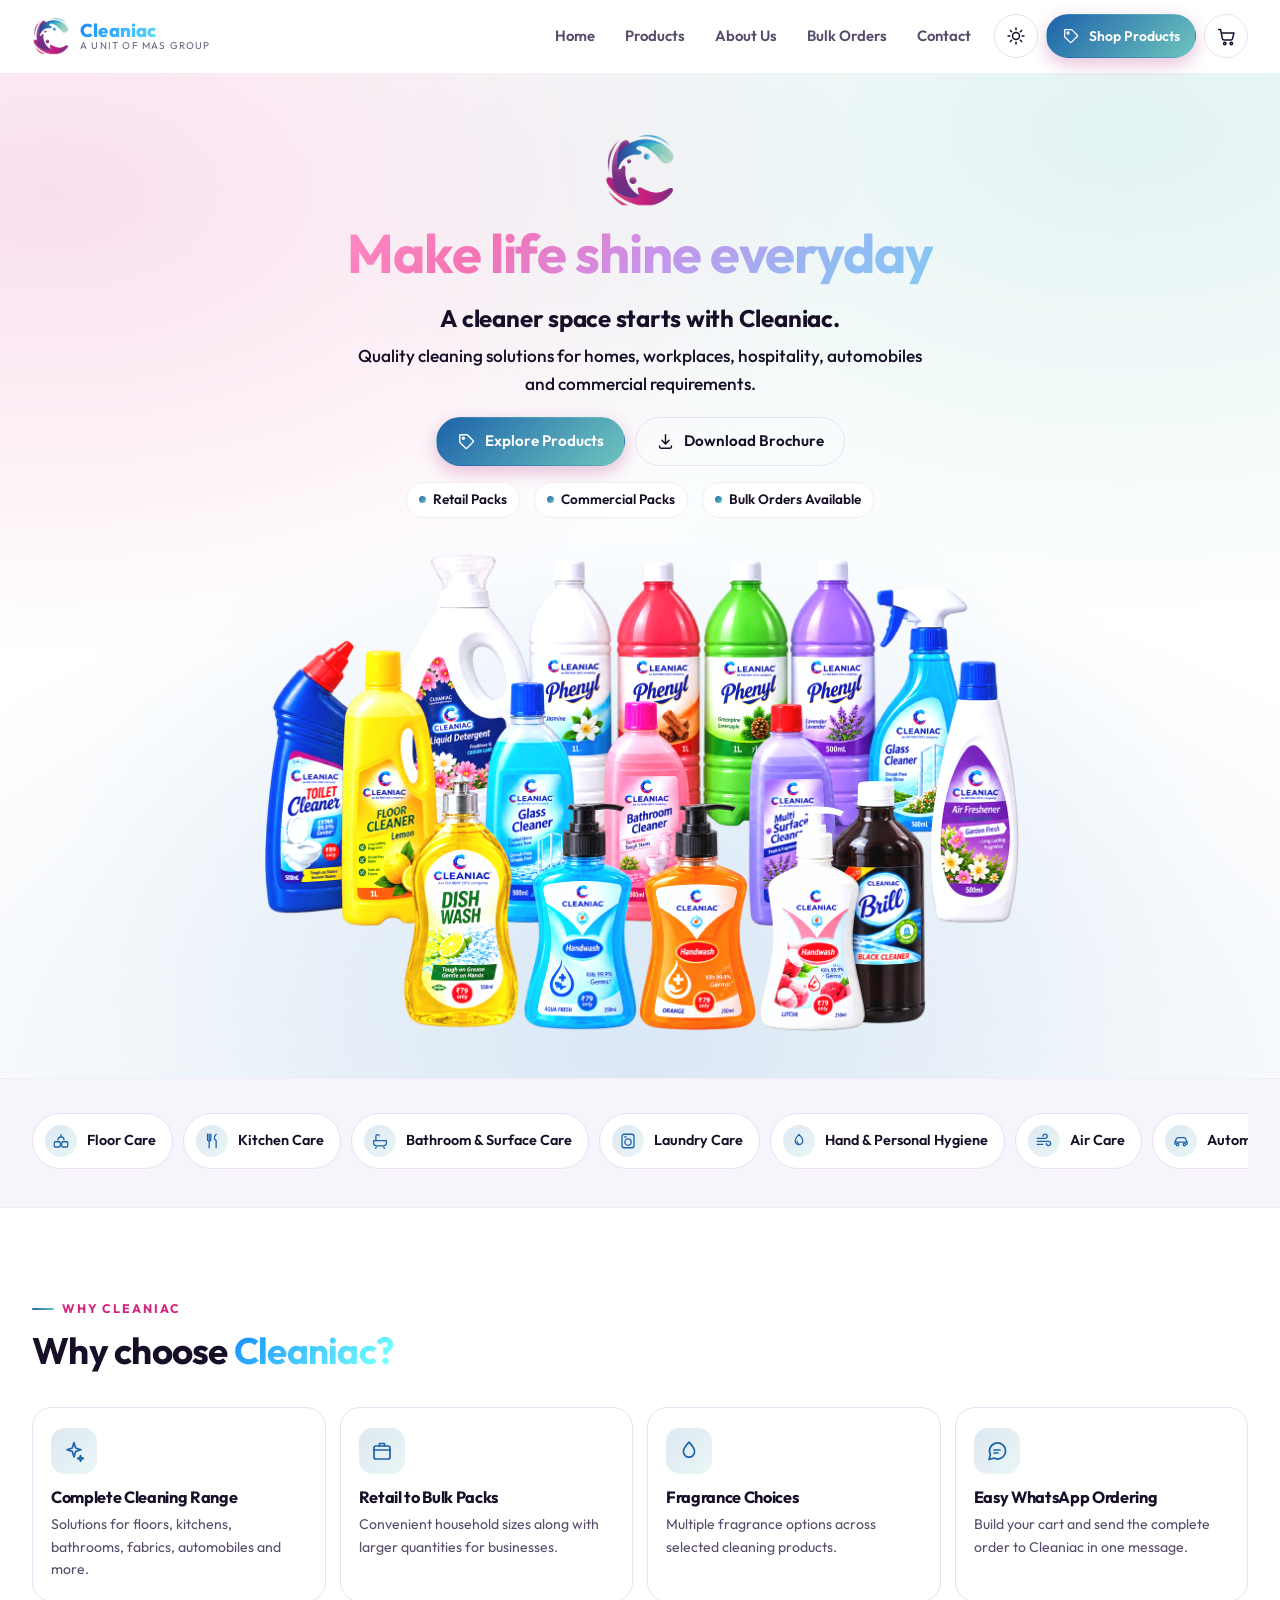
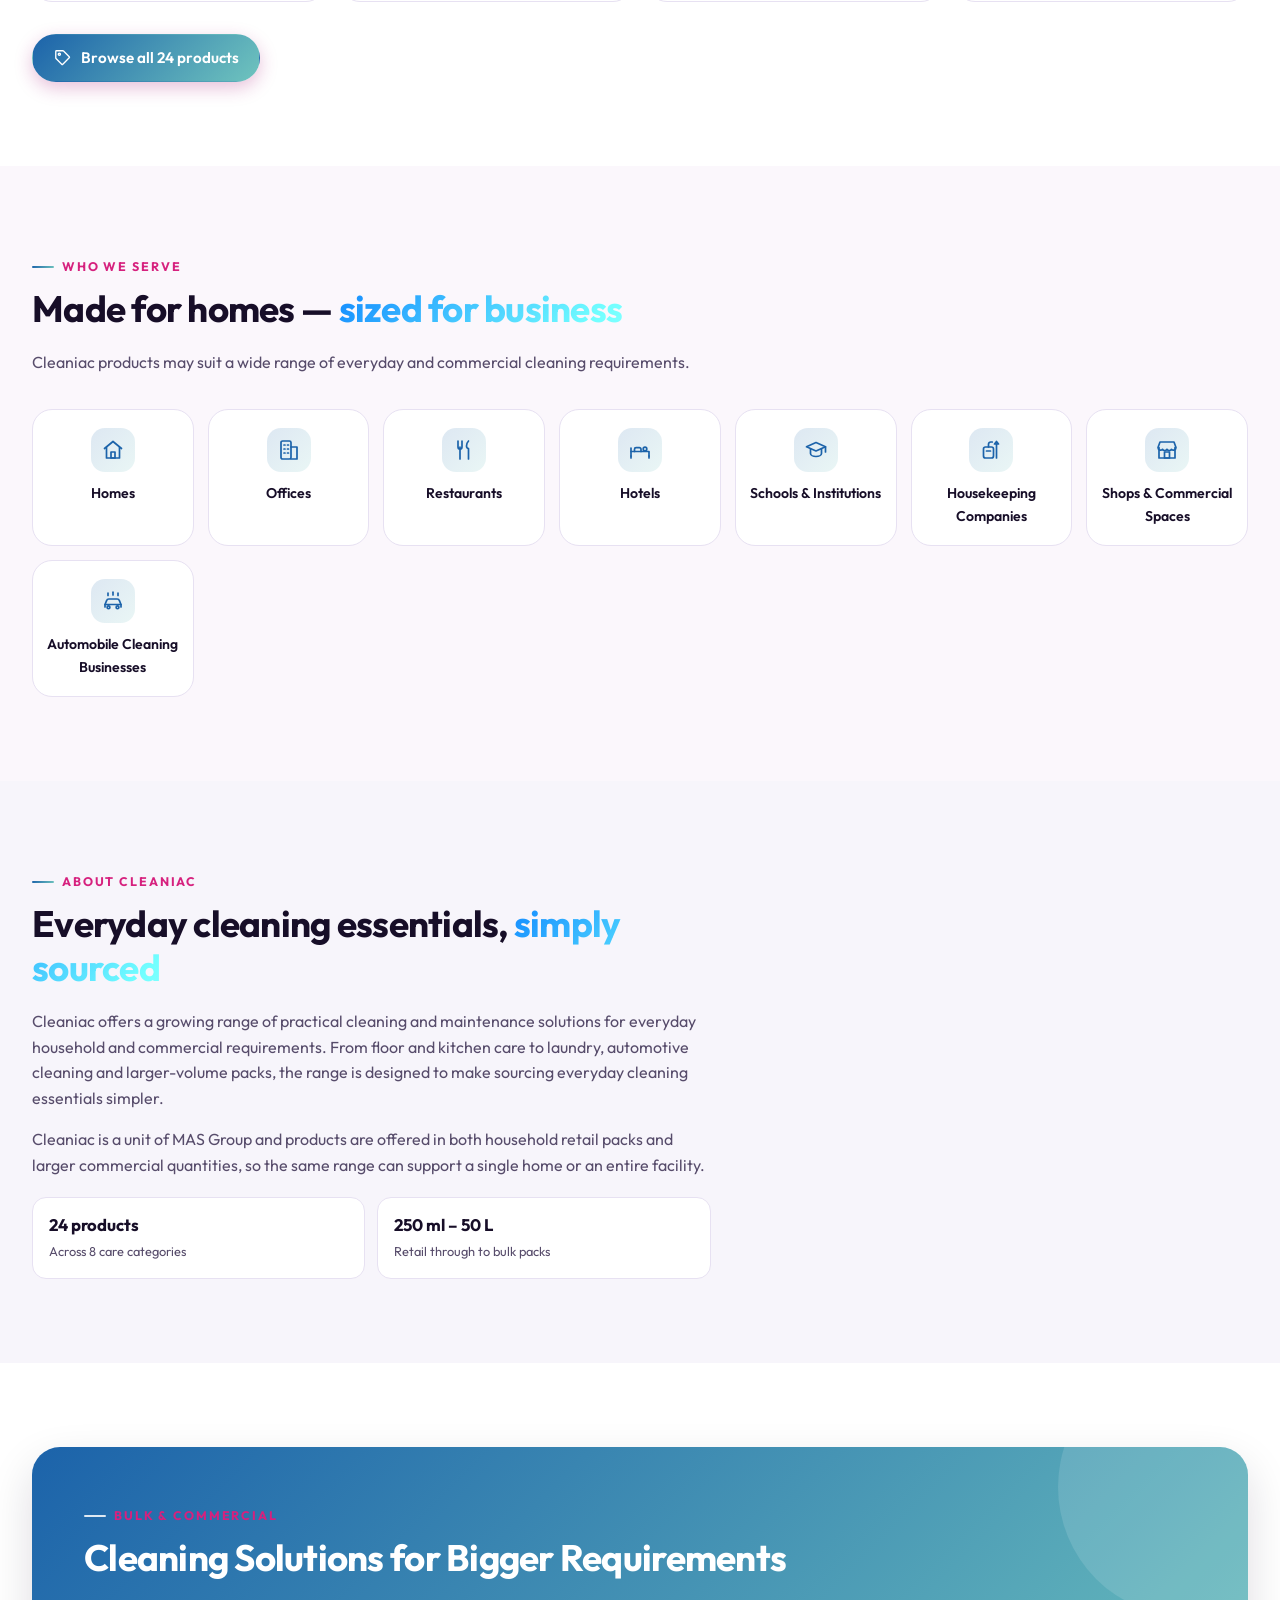
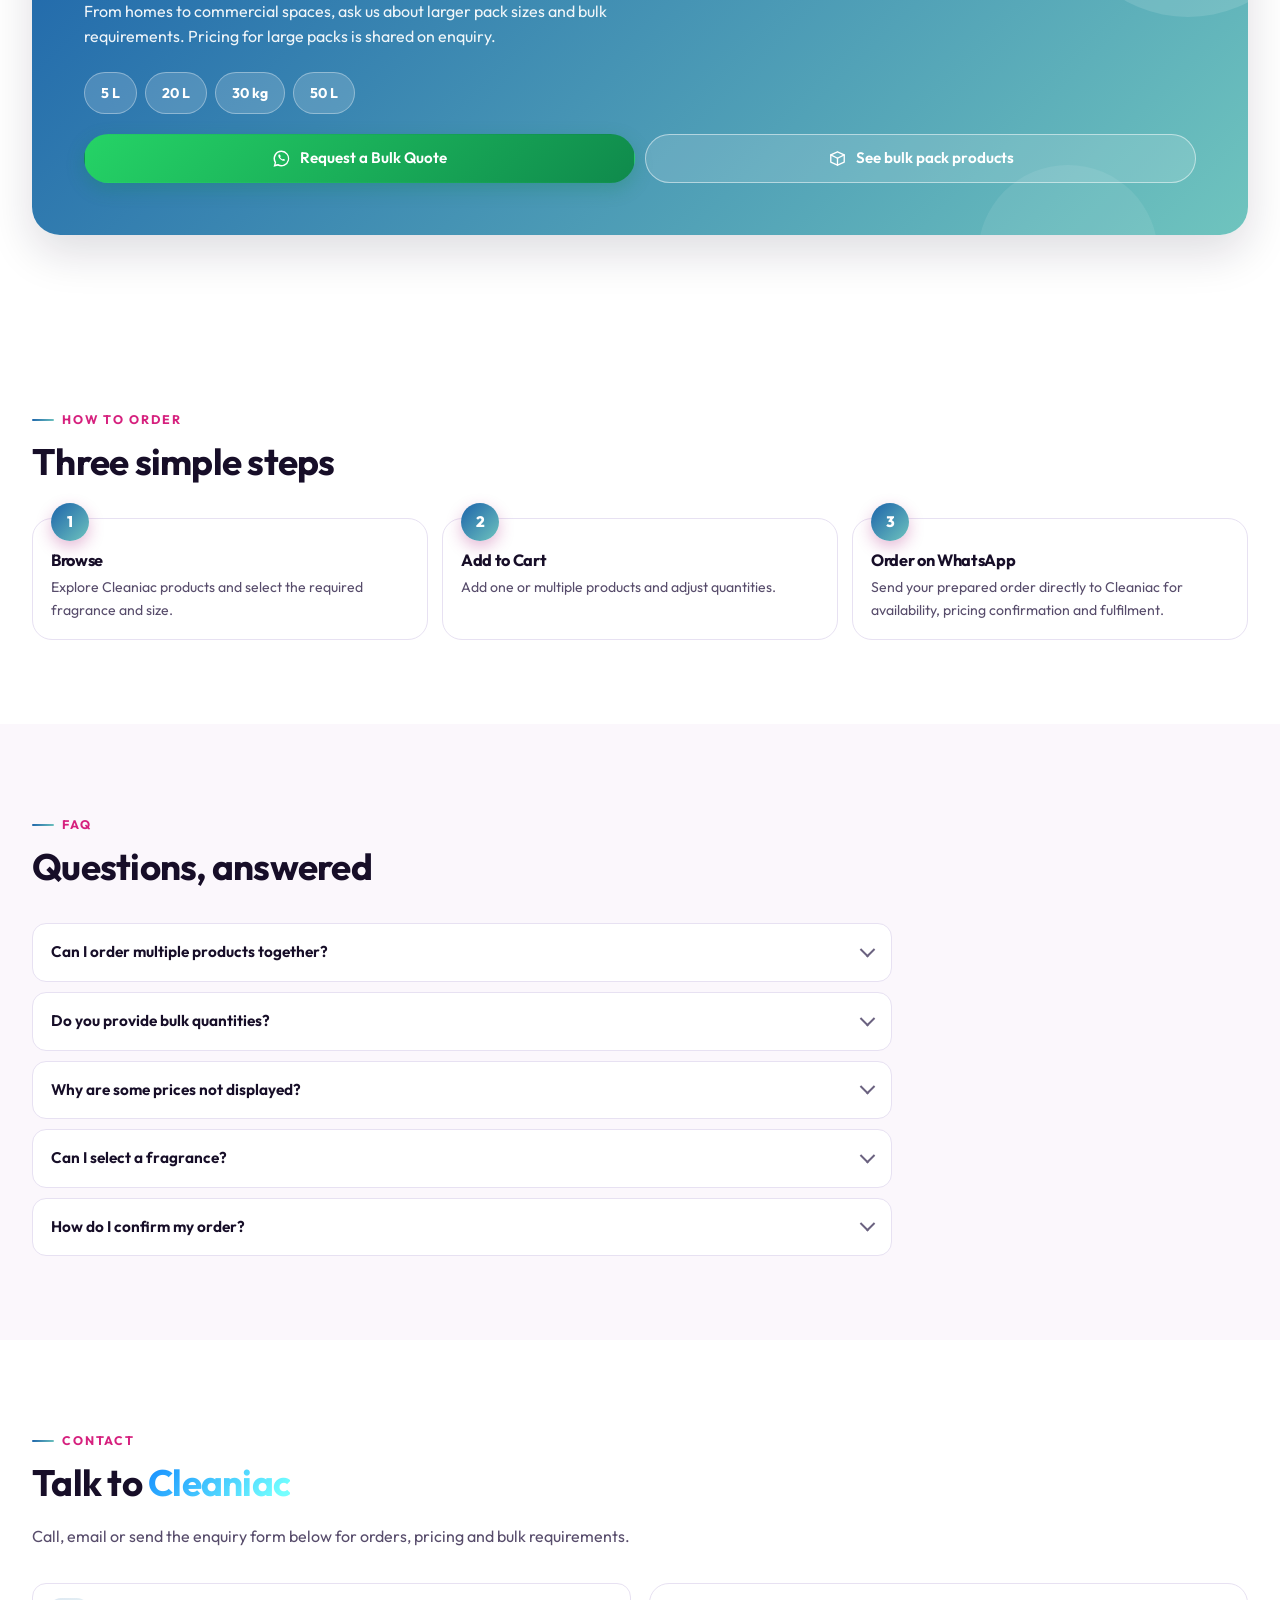
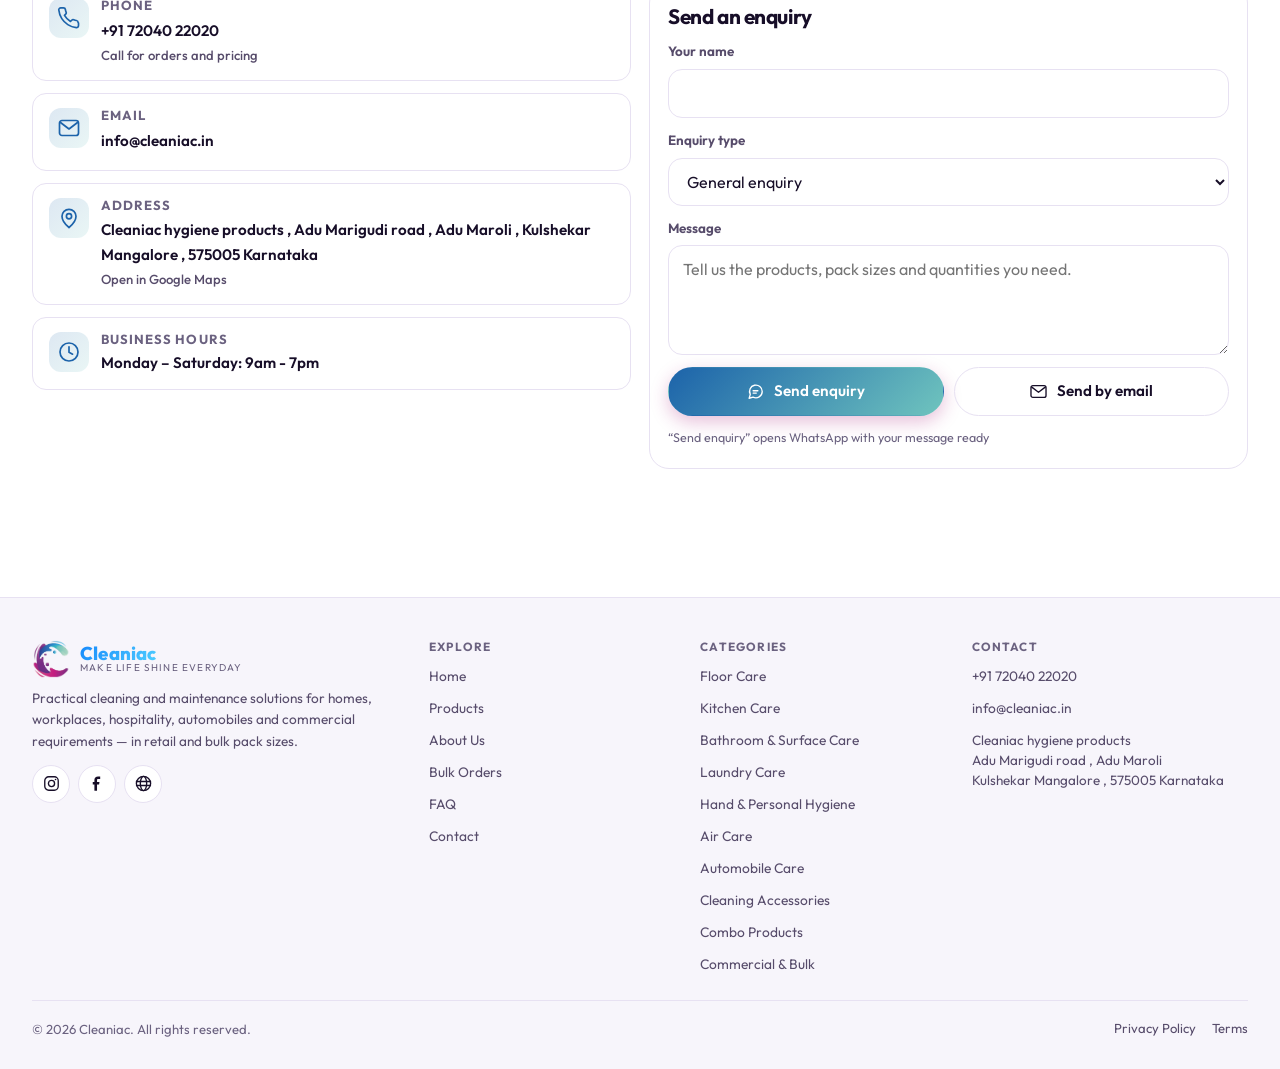
<file: index.html>
<!DOCTYPE html>
<html lang="en">

<head>
  <meta charset="UTF-8">
  <meta name="viewport" content="width=device-width, initial-scale=1, viewport-fit=cover">
  <meta name="theme-color" content="#1C63AA">

  <title>Cleaniac</title>
  <meta name="description"
    content="Explore Cleaniac, your trusted provider of house keeping products and cleaning solutions in Mangalore. We offer retail and bulk supplies for floors, kitchens, laundry, and automobiles.">
  <meta name="keywords"
    content="manglore house keeping products, cleaniac, cleaning solutions mangalore, bulk cleaning chemicals, housekeeping supplies mangalore, commercial cleaning products, floor cleaner mangalore, liquid detergent bulk, office hygiene supplies mangalore, toilet cleaner wholesale, automobile care products, household cleaners india">

  <!-- ⚠️ REPLACE with your live domain once the site is hosted -->
  <link rel="canonical" href="https://www.cleaniac.in/">


  <meta property="og:type" content="website">
  <meta property="og:site_name" content="Cleaniac">
  <meta property="og:title" content="Cleaniac | Cleaning Solutions for Home &amp; Commercial Use">
  <meta property="og:description"
    content="Cleaning solutions for floors, kitchens, bathrooms, laundry, automobiles and more. Retail and bulk packs with easy WhatsApp ordering.">
  <meta property="og:url" content="https://www.cleaniac.in/">
  <meta property="og:image" content="assets/brand/og-cover.jpg">
  <meta name="twitter:card" content="summary_large_image">
  <meta name="twitter:title" content="Cleaniac | Cleaning Solutions for Home &amp; Commercial Use">
  <meta name="twitter:description" content="Retail and bulk cleaning products with easy WhatsApp ordering.">
  <meta name="twitter:image" content="assets/brand/og-cover.jpg">

  <link rel="icon" href="assets/logo/favicon-32.png" sizes="32x32">
  <link rel="apple-touch-icon" href="assets/logo/apple-touch-icon.png">

  <link rel="preload" as="image" href="assets/brand/hero-products.png" fetchpriority="high">
  <link rel="stylesheet" href="css/style.css">

  <!-- Theme is applied before paint so the page never flashes the wrong colours -->
  <script>
    (function () {
      try {
        var t = localStorage.getItem("cleaniac_theme");
        if (t === "dark" || t === "light") document.documentElement.setAttribute("data-theme", t);
      } catch (e) { }
    })();
  </script>
</head>

<body>
  <a class="skip-link" href="#main">Skip to content</a>

  <!-- ==========================================================================
     ICON SPRITE  (also present in products.html — keep the two copies in sync)
     ========================================================================== -->
  <svg xmlns="http://www.w3.org/2000/svg" style="position:absolute;width:0;height:0;overflow:hidden" aria-hidden="true"
    focusable="false">
    <symbol id="ic-search" viewBox="0 0 24 24" fill="none" stroke="currentColor" stroke-width="1.8"
      stroke-linecap="round">
      <circle cx="11" cy="11" r="7" />
      <line x1="16.5" y1="16.5" x2="21" y2="21" />
    </symbol>
    <symbol id="ic-close" viewBox="0 0 24 24" fill="none" stroke="currentColor" stroke-width="1.9"
      stroke-linecap="round">
      <line x1="6" y1="6" x2="18" y2="18" />
      <line x1="18" y1="6" x2="6" y2="18" />
    </symbol>
    <symbol id="ic-menu" viewBox="0 0 24 24" fill="none" stroke="currentColor" stroke-width="1.9"
      stroke-linecap="round">
      <line x1="4" y1="7" x2="20" y2="7" />
      <line x1="4" y1="12" x2="20" y2="12" />
      <line x1="4" y1="17" x2="20" y2="17" />
    </symbol>
    <symbol id="ic-cart" viewBox="0 0 24 24" fill="none" stroke="currentColor" stroke-width="1.7" stroke-linecap="round"
      stroke-linejoin="round">
      <path d="M3 4h2.2l2.1 10.4a2 2 0 0 0 2 1.6h7.6a2 2 0 0 0 2-1.55L20.5 8H6.2" />
      <circle cx="10" cy="20" r="1.4" />
      <circle cx="17.5" cy="20" r="1.4" />
    </symbol>
    <symbol id="ic-wa" viewBox="0 0 24 24" fill="currentColor">
      <path
        d="M12 2a10 10 0 0 0-8.55 15.2L2 22.4l5.35-1.4A10 10 0 1 0 12 2Zm0 1.9a8.1 8.1 0 1 1-4.1 15.08l-.32-.19-3.1.81.83-3-.2-.32A8.1 8.1 0 0 1 12 3.9Z" />
      <path
        d="M8.87 7.35c.3-.62 1.03-.6 1.33.02l.66 1.36c.19.4.11.86-.2 1.16l-.47.46a8.9 8.9 0 0 0 2.9 2.9l.46-.47c.3-.31.77-.39 1.16-.2l1.36.66c.62.3.64 1.03.02 1.33-.98.48-2.13.5-3.16.05a9.5 9.5 0 0 1-4.62-4.62c-.45-1.03-.43-2.18.05-3.16Z" />
    </symbol>
    <symbol id="ic-share" viewBox="0 0 24 24" fill="none" stroke="currentColor" stroke-width="1.8"
      stroke-linecap="round" stroke-linejoin="round">
      <circle cx="18" cy="5" r="2.6" />
      <circle cx="6" cy="12" r="2.6" />
      <circle cx="18" cy="19" r="2.6" />
      <line x1="8.3" y1="10.8" x2="15.7" y2="6.2" />
      <line x1="8.3" y1="13.2" x2="15.7" y2="17.8" />
    </symbol>
    <symbol id="ic-check" viewBox="0 0 24 24" fill="none" stroke="currentColor" stroke-width="2.2"
      stroke-linecap="round" stroke-linejoin="round">
      <polyline points="20 6 9 17 4 12" />
    </symbol>
    <symbol id="ic-plus" viewBox="0 0 24 24" fill="none" stroke="currentColor" stroke-width="2" stroke-linecap="round">
      <line x1="12" y1="5" x2="12" y2="19" />
      <line x1="5" y1="12" x2="19" y2="12" />
    </symbol>
    <symbol id="ic-minus" viewBox="0 0 24 24" fill="none" stroke="currentColor" stroke-width="2" stroke-linecap="round">
      <line x1="5" y1="12" x2="19" y2="12" />
    </symbol>
    <symbol id="ic-left" viewBox="0 0 24 24" fill="none" stroke="currentColor" stroke-width="2" stroke-linecap="round"
      stroke-linejoin="round">
      <polyline points="15 5 8 12 15 19" />
    </symbol>
    <symbol id="ic-right" viewBox="0 0 24 24" fill="none" stroke="currentColor" stroke-width="2" stroke-linecap="round"
      stroke-linejoin="round">
      <polyline points="9 5 16 12 9 19" />
    </symbol>
    <symbol id="ic-sun" viewBox="0 0 24 24" fill="none" stroke="currentColor" stroke-width="1.8" stroke-linecap="round">
      <circle cx="12" cy="12" r="4.2" />
      <line x1="12" y1="2.5" x2="12" y2="4.6" />
      <line x1="12" y1="19.4" x2="12" y2="21.5" />
      <line x1="2.5" y1="12" x2="4.6" y2="12" />
      <line x1="19.4" y1="12" x2="21.5" y2="12" />
      <line x1="5.3" y1="5.3" x2="6.8" y2="6.8" />
      <line x1="17.2" y1="17.2" x2="18.7" y2="18.7" />
      <line x1="18.7" y1="5.3" x2="17.2" y2="6.8" />
      <line x1="6.8" y1="17.2" x2="5.3" y2="18.7" />
    </symbol>
    <symbol id="ic-moon" viewBox="0 0 24 24" fill="none" stroke="currentColor" stroke-width="1.8" stroke-linecap="round"
      stroke-linejoin="round">
      <path d="M20.5 13.2A8.6 8.6 0 1 1 10.8 3.5a6.8 6.8 0 0 0 9.7 9.7Z" />
    </symbol>
    <symbol id="ic-phone" viewBox="0 0 24 24" fill="none" stroke="currentColor" stroke-width="1.7"
      stroke-linecap="round" stroke-linejoin="round">
      <path
        d="M21.5 17v2.6a2 2 0 0 1-2.2 2 19.6 19.6 0 0 1-8.5-3 19.3 19.3 0 0 1-6-6 19.6 19.6 0 0 1-3-8.6 2 2 0 0 1 2-2.2H6.4a2 2 0 0 1 2 1.7c.1.9.35 1.8.7 2.6a2 2 0 0 1-.45 2.1L7.5 9.4a16 16 0 0 0 6 6l1.2-1.15a2 2 0 0 1 2.1-.45c.85.35 1.7.6 2.6.7a2 2 0 0 1 1.7 2Z" />
    </symbol>
    <symbol id="ic-mail" viewBox="0 0 24 24" fill="none" stroke="currentColor" stroke-width="1.7" stroke-linecap="round"
      stroke-linejoin="round">
      <rect x="2.5" y="4.5" width="19" height="15" rx="2.5" />
      <polyline points="3.5 6.5 12 13 20.5 6.5" />
    </symbol>
    <symbol id="ic-pin" viewBox="0 0 24 24" fill="none" stroke="currentColor" stroke-width="1.7" stroke-linecap="round"
      stroke-linejoin="round">
      <path d="M12 21.5s7-5.6 7-11.2a7 7 0 1 0-14 0c0 5.6 7 11.2 7 11.2Z" />
      <circle cx="12" cy="10.2" r="2.6" />
    </symbol>
    <symbol id="ic-clock" viewBox="0 0 24 24" fill="none" stroke="currentColor" stroke-width="1.7"
      stroke-linecap="round" stroke-linejoin="round">
      <circle cx="12" cy="12" r="9" />
      <polyline points="12 6.8 12 12.3 15.6 14.2" />
    </symbol>
    <symbol id="ic-instagram" viewBox="0 0 24 24" fill="none" stroke="currentColor" stroke-width="1.7">
      <rect x="3.5" y="3.5" width="17" height="17" rx="5" />
      <circle cx="12" cy="12" r="3.9" />
      <circle cx="17.1" cy="6.9" r="1.05" fill="currentColor" stroke="none" />
    </symbol>
    <symbol id="ic-facebook" viewBox="0 0 24 24" fill="currentColor">
      <path
        d="M15.4 3h-2.6A4.7 4.7 0 0 0 8.1 7.7v2.4H6v3.2h2.1V21h3.3v-7.7h2.6l.5-3.2h-3.1V7.7c0-.7.5-1.3 1.2-1.3h2.8Z" />
    </symbol>
    <symbol id="ic-globe" viewBox="0 0 24 24" fill="none" stroke="currentColor" stroke-width="1.7"
      stroke-linecap="round">
      <circle cx="12" cy="12" r="9" />
      <ellipse cx="12" cy="12" rx="4" ry="9" />
      <line x1="3.2" y1="9.5" x2="20.8" y2="9.5" />
      <line x1="3.2" y1="14.5" x2="20.8" y2="14.5" />
    </symbol>
    <symbol id="ic-download" viewBox="0 0 24 24" fill="none" stroke="currentColor" stroke-width="1.8"
      stroke-linecap="round" stroke-linejoin="round">
      <path d="M12 3.5v11" />
      <polyline points="7.5 10.5 12 15 16.5 10.5" />
      <path d="M4.5 17.5v1.2a1.8 1.8 0 0 0 1.8 1.8h11.4a1.8 1.8 0 0 0 1.8-1.8v-1.2" />
    </symbol>

    <!-- category / feature icons -->
    <symbol id="ic-floor" viewBox="0 0 24 24" fill="none" stroke="currentColor" stroke-width="1.7"
      stroke-linecap="round" stroke-linejoin="round">
      <rect x="3" y="13" width="8" height="7" rx="1.4" />
      <rect x="13" y="13" width="8" height="7" rx="1.4" />
      <path d="M8 10.5a4 4 0 1 1 8 0" />
      <path d="M12 3.5v3" />
    </symbol>
    <symbol id="ic-kitchen" viewBox="0 0 24 24" fill="none" stroke="currentColor" stroke-width="1.7"
      stroke-linecap="round" stroke-linejoin="round">
      <path d="M6 3v7a2.2 2.2 0 0 0 4.4 0V3" />
      <line x1="8.2" y1="3" x2="8.2" y2="21" />
      <path d="M17.5 3c-1.6 1.4-2.3 3.3-2.3 5.4 0 1.6.8 2.6 2.3 2.9V21" />
    </symbol>
    <symbol id="ic-bath" viewBox="0 0 24 24" fill="none" stroke="currentColor" stroke-width="1.7" stroke-linecap="round"
      stroke-linejoin="round">
      <path d="M3.5 11.5h17v2.6a4.4 4.4 0 0 1-4.4 4.4H7.9a4.4 4.4 0 0 1-4.4-4.4Z" />
      <path d="M6.5 11.5V5.8A2.3 2.3 0 0 1 8.8 3.5c1 0 1.8.6 2.1 1.5" />
      <line x1="7" y1="20.5" x2="6" y2="21.8" />
      <line x1="17" y1="20.5" x2="18" y2="21.8" />
    </symbol>
    <symbol id="ic-laundry" viewBox="0 0 24 24" fill="none" stroke="currentColor" stroke-width="1.7"
      stroke-linecap="round" stroke-linejoin="round">
      <rect x="4" y="3" width="16" height="18" rx="3" />
      <circle cx="12" cy="13.5" r="4.2" />
      <line x1="7.5" y1="6.6" x2="9.5" y2="6.6" />
    </symbol>
    <symbol id="ic-hand" viewBox="0 0 24 24" fill="none" stroke="currentColor" stroke-width="1.7" stroke-linecap="round"
      stroke-linejoin="round">
      <path d="M12 3.2s5 5.2 5 8.6a5 5 0 1 1-10 0c0-3.4 5-8.6 5-8.6Z" />
      <path d="M9.6 12.6a2.6 2.6 0 0 0 2 3.3" />
    </symbol>
    <symbol id="ic-air" viewBox="0 0 24 24" fill="none" stroke="currentColor" stroke-width="1.7" stroke-linecap="round"
      stroke-linejoin="round">
      <path d="M3 8.5h10.5a2.8 2.8 0 1 0-2.8-2.8" />
      <path d="M3 12.5h15a2.8 2.8 0 1 1-2.8 2.8" />
      <path d="M3 16.5h7.5" />
    </symbol>
    <symbol id="ic-auto" viewBox="0 0 24 24" fill="none" stroke="currentColor" stroke-width="1.7" stroke-linecap="round"
      stroke-linejoin="round">
      <path d="M4 16.5v-3l1.8-4.4A2.5 2.5 0 0 1 8.1 7.5h7.8a2.5 2.5 0 0 1 2.3 1.6L20 13.5v3" />
      <line x1="4" y1="13.5" x2="20" y2="13.5" />
      <circle cx="7.5" cy="16.8" r="1.6" />
      <circle cx="16.5" cy="16.8" r="1.6" />
    </symbol>
    <symbol id="ic-mop" viewBox="0 0 24 24" fill="none" stroke="currentColor" stroke-width="1.7" stroke-linecap="round"
      stroke-linejoin="round">
      <line x1="15.5" y1="3" x2="9.5" y2="13" />
      <path d="M5 21c-.6-2.4.2-4.9 2-6.6l1.5-1.4 4.6 2.7-.6 2a5.6 5.6 0 0 1-4 3.8Z" />
      <line x1="8.4" y1="16" x2="6.4" y2="20.4" />
      <line x1="11" y1="17.5" x2="9.6" y2="21" />
    </symbol>
    <symbol id="ic-bulk" viewBox="0 0 24 24" fill="none" stroke="currentColor" stroke-width="1.7" stroke-linecap="round"
      stroke-linejoin="round">
      <path d="M3.5 7.5 12 3.5l8.5 4v9L12 20.5l-8.5-4Z" />
      <path d="M3.5 7.5 12 11.7l8.5-4.2" />
      <line x1="12" y1="11.7" x2="12" y2="20.5" />
    </symbol>
    <symbol id="ic-drop" viewBox="0 0 24 24" fill="none" stroke="currentColor" stroke-width="1.7" stroke-linecap="round"
      stroke-linejoin="round">
      <path d="M12 3.2s5.6 5.8 5.6 9.4a5.6 5.6 0 1 1-11.2 0C6.4 9 12 3.2 12 3.2Z" />
    </symbol>
    <symbol id="ic-sparkle" viewBox="0 0 24 24" fill="none" stroke="currentColor" stroke-width="1.7"
      stroke-linecap="round" stroke-linejoin="round">
      <path d="M12 3.5 13.7 9 19 10.7 13.7 12.4 12 18l-1.7-5.6L5 10.7 10.3 9Z" />
      <path d="M18.5 16.5 19.2 18.7 21.4 19.4 19.2 20.1 18.5 22.3 17.8 20.1 15.6 19.4 17.8 18.7Z" />
    </symbol>
    <symbol id="ic-home" viewBox="0 0 24 24" fill="none" stroke="currentColor" stroke-width="1.7" stroke-linecap="round"
      stroke-linejoin="round">
      <path d="M3.5 10.5 12 3.5l8.5 7" />
      <path d="M5.5 9.5V20h13V9.5" />
      <rect x="10" y="14" width="4" height="6" />
    </symbol>
    <symbol id="ic-office" viewBox="0 0 24 24" fill="none" stroke="currentColor" stroke-width="1.7"
      stroke-linecap="round" stroke-linejoin="round">
      <rect x="4" y="3" width="10" height="18" rx="1.6" />
      <path d="M14 9h6v12h-6" />
      <line x1="7" y1="7" x2="8" y2="7" />
      <line x1="10.5" y1="7" x2="11.5" y2="7" />
      <line x1="7" y1="11" x2="8" y2="11" />
      <line x1="10.5" y1="11" x2="11.5" y2="11" />
      <line x1="7" y1="15" x2="8" y2="15" />
      <line x1="10.5" y1="15" x2="11.5" y2="15" />
    </symbol>
    <symbol id="ic-restaurant" viewBox="0 0 24 24" fill="none" stroke="currentColor" stroke-width="1.7"
      stroke-linecap="round" stroke-linejoin="round">
      <path d="M6 3v6a2 2 0 0 0 4 0V3" />
      <line x1="8" y1="9" x2="8" y2="21" />
      <path d="M16.5 3c-1.4 1.4-2 3-2 5 0 1.5.7 2.4 2 2.7V21" />
    </symbol>
    <symbol id="ic-hotel" viewBox="0 0 24 24" fill="none" stroke="currentColor" stroke-width="1.7"
      stroke-linecap="round" stroke-linejoin="round">
      <path d="M3 18v-8" />
      <path d="M3 13.5h18V18" />
      <path d="M21 18v2" />
      <path d="M3 18v2" />
      <path d="M6.5 13.5v-2.2a1.6 1.6 0 0 1 1.6-1.6h3.3a1.6 1.6 0 0 1 1.6 1.6v2.2" />
      <circle cx="17" cy="11" r="1.8" />
    </symbol>
    <symbol id="ic-school" viewBox="0 0 24 24" fill="none" stroke="currentColor" stroke-width="1.7"
      stroke-linecap="round" stroke-linejoin="round">
      <path d="M2.5 8.8 12 4.5l9.5 4.3L12 13Z" />
      <path d="M6.5 10.8v4.6c0 1.7 2.5 3.1 5.5 3.1s5.5-1.4 5.5-3.1v-4.6" />
      <line x1="21.5" y1="8.8" x2="21.5" y2="14" />
    </symbol>
    <symbol id="ic-housekeeping" viewBox="0 0 24 24" fill="none" stroke="currentColor" stroke-width="1.7"
      stroke-linecap="round" stroke-linejoin="round">
      <rect x="4.5" y="9" width="10" height="11" rx="2" />
      <path d="M9.5 9V6.2A2.2 2.2 0 0 1 11.7 4h1.6" />
      <line x1="7.5" y1="13" x2="11.5" y2="13" />
      <path d="M17.5 20V6" />
      <path d="M15.5 6h4l-2-2.5Z" />
    </symbol>
    <symbol id="ic-shop" viewBox="0 0 24 24" fill="none" stroke="currentColor" stroke-width="1.7" stroke-linecap="round"
      stroke-linejoin="round">
      <path d="M4 9.5V20h16V9.5" />
      <path
        d="M3 9.5 5 4h14l2 5.5a2.6 2.6 0 0 1-4.5 1.8 2.6 2.6 0 0 1-4.5 0 2.6 2.6 0 0 1-4.5 0A2.6 2.6 0 0 1 3 9.5Z" />
      <rect x="9.5" y="14" width="5" height="6" />
    </symbol>
    <symbol id="ic-carwash" viewBox="0 0 24 24" fill="none" stroke="currentColor" stroke-width="1.7"
      stroke-linecap="round" stroke-linejoin="round">
      <path d="M4 18v-2.5l1.6-3.8A2.3 2.3 0 0 1 7.8 10h8.4a2.3 2.3 0 0 1 2.2 1.7L20 15.5V18" />
      <line x1="4" y1="15.5" x2="20" y2="15.5" />
      <circle cx="7.5" cy="18.3" r="1.4" />
      <circle cx="16.5" cy="18.3" r="1.4" />
      <path d="M7 6.5V4" />
      <path d="M12 6V3.2" />
      <path d="M17 6.5V4" />
    </symbol>
    <symbol id="ic-tag" viewBox="0 0 24 24" fill="none" stroke="currentColor" stroke-width="1.7" stroke-linecap="round"
      stroke-linejoin="round">
      <path
        d="M3.5 12.6V4.5a1 1 0 0 1 1-1h8.1a1 1 0 0 1 .7.3l7.2 7.2a1 1 0 0 1 0 1.4l-8.1 8.1a1 1 0 0 1-1.4 0L3.8 13.3a1 1 0 0 1-.3-.7Z" />
      <circle cx="8" cy="8" r="1.4" />
    </symbol>
    <symbol id="ic-chat" viewBox="0 0 24 24" fill="none" stroke="currentColor" stroke-width="1.7" stroke-linecap="round"
      stroke-linejoin="round">
      <path d="M20.5 12a8 8 0 0 1-11.6 7.1L4 20.5l1.4-4.9A8 8 0 1 1 20.5 12Z" />
      <line x1="9" y1="11" x2="15" y2="11" />
      <line x1="9" y1="14" x2="13" y2="14" />
    </symbol>
    <symbol id="ic-box" viewBox="0 0 24 24" fill="none" stroke="currentColor" stroke-width="1.7" stroke-linecap="round"
      stroke-linejoin="round">
      <rect x="4" y="7" width="16" height="13" rx="2" />
      <path d="M4 11h16" />
      <path d="M9.5 7V4.5h5V7" />
    </symbol>
  </svg>

  <!-- ==========================================================================
     HEADER
     ========================================================================== -->
  <header class="site-header" id="siteHeader">
    <div class="wrap header-inner">
      <a class="brand" href="index.html" aria-label="Cleaniac — home">
        <img src="assets/logo/cleaniac-mark.webp" alt="" width="38" height="38">
        <span class="brand-text">
          <span class="brand-name">Cleaniac</span>
          <span class="brand-sub" data-config="parent">A unit of MAS Group</span>
        </span>
      </a>

      <nav class="nav-desktop" aria-label="Main">
        <ul>
          <li><a href="index.html" aria-current="page">Home</a></li>
          <li><a href="products.html">Products</a></li>
          <li><a href="#about">About Us</a></li>
          <li><a href="#bulk">Bulk Orders</a></li>
          <li><a href="#contact">Contact</a></li>
        </ul>
      </nav>

      <div class="header-actions">
        <button class="icon-btn theme-toggle" id="themeToggle" type="button" aria-pressed="false">
          <svg class="icon-moon" width="20" height="20" aria-hidden="true">
            <use href="#ic-moon" />
          </svg>
          <svg class="icon-sun" width="20" height="20" aria-hidden="true">
            <use href="#ic-sun" />
          </svg>
          <span class="visually-hidden" id="themeToggleLabel">Switch to dark mode</span>
        </button>

        <a class="btn btn--primary btn--sm header-cta" href="products.html">
          <svg width="18" height="18" aria-hidden="true">
            <use href="#ic-tag" />
          </svg>
          Shop Products
        </a>

        <button class="icon-btn" id="cartOpen" type="button" aria-label="Open cart">
          <svg width="21" height="21" aria-hidden="true">
            <use href="#ic-cart" />
          </svg>
          <span class="cart-count" data-cart-count aria-hidden="true">0</span>
        </button>

        <button class="icon-btn menu-toggle" id="menuToggle" type="button" aria-expanded="false"
          aria-controls="mobileNav" aria-label="Open menu">
          <svg width="22" height="22" aria-hidden="true">
            <use href="#ic-menu" />
          </svg>
        </button>
      </div>
    </div>

    <nav class="nav-mobile" id="mobileNav" aria-label="Mobile">
      <ul>
        <li><a href="index.html">Home</a></li>
        <li><a href="products.html">Products</a></li>
        <li><a href="#about">About Us</a></li>
        <li><a href="#bulk">Bulk Orders</a></li>
        <li><a href="#faq">FAQ</a></li>
        <li><a href="#contact">Contact</a></li>
      </ul>
    </nav>
  </header>

  <main id="main">

    <!-- ========================================================================
       HERO
       ======================================================================== -->
    <section class="hero" id="home">
      <!-- Decorative product shot — sits behind the hero copy, bottom-anchored -->
      <img class="hero-bg" src="assets/brand/hero-products.png" alt="" aria-hidden="true" width="1588" height="820"
        fetchpriority="high" decoding="async">

      <div class="wrap hero-inner">
        <div class="hero-copy">
          <img class="hero-logo" src="assets/logo/cleaniac-mark.webp" alt="Cleaniac logo" width="74" height="74">
          <h1><span class="grad-text">Make life shine everyday</span></h1>
          <p class="hero-sub">A cleaner space starts with Cleaniac.</p>
          <p class="hero-lead">Quality cleaning solutions for homes, workplaces, hospitality, automobiles and commercial
            requirements.</p>

          <div class="hero-cta">
            <a class="btn btn--primary" href="products.html">
              <svg width="19" height="19" aria-hidden="true">
                <use href="#ic-tag" />
              </svg>
              Explore Products
            </a>
            <!-- Brochure PDF lives in assets/brochure/ — replace the file to update it -->
            <a class="btn btn--ghost" href="assets/brochure/cleaniac-brochure.pdf" download="Cleaniac-Brochure.pdf">
              <svg width="19" height="19" aria-hidden="true">
                <use href="#ic-download" />
              </svg>
              Download Brochure
            </a>
          </div>

          <p class="trust-line">
            <span>Retail Packs</span>
            <span>Commercial Packs</span>
            <span>Bulk Orders Available</span>
          </p>
        </div>
      </div>
    </section>

    <!-- ========================================================================
       QUICK CATEGORY RAIL — every chip opens the products page pre-filtered
       ======================================================================== -->
    <div class="cat-rail-wrap">
      <div class="wrap">
        <h2 class="visually-hidden">Shop by category</h2>
        <div class="cat-rail" id="catRail" data-links="products.html" role="list"><!-- rendered by app.js --></div>
      </div>
    </div>

    <!-- ========================================================================
       WHY CLEANIAC
       ======================================================================== -->
    <section class="section" id="why">
      <div class="wrap">
        <div class="section-head">
          <span class="eyebrow">Why Cleaniac</span>
          <h2>Why choose <span class="grad-text">Cleaniac?</span></h2>
        </div>
        <div class="card-grid card-grid--4">
          <article class="info-card">
            <div class="info-ico"><svg aria-hidden="true">
                <use href="#ic-sparkle" />
              </svg></div>
            <h3>Complete Cleaning Range</h3>
            <p>Solutions for floors, kitchens, bathrooms, fabrics, automobiles and more.</p>
          </article>
          <article class="info-card">
            <div class="info-ico"><svg aria-hidden="true">
                <use href="#ic-box" />
              </svg></div>
            <h3>Retail to Bulk Packs</h3>
            <p>Convenient household sizes along with larger quantities for businesses.</p>
          </article>
          <article class="info-card">
            <div class="info-ico"><svg aria-hidden="true">
                <use href="#ic-drop" />
              </svg></div>
            <h3>Fragrance Choices</h3>
            <p>Multiple fragrance options across selected cleaning products.</p>
          </article>
          <article class="info-card">
            <div class="info-ico"><svg aria-hidden="true">
                <use href="#ic-chat" />
              </svg></div>
            <h3>Easy WhatsApp Ordering</h3>
            <p>Build your cart and send the complete order to Cleaniac in one message.</p>
          </article>
        </div>

        <p class="section-cta">
          <a class="btn btn--primary" href="products.html">
            <svg width="19" height="19" aria-hidden="true">
              <use href="#ic-tag" />
            </svg>
            Browse all 24 products
          </a>
        </p>
      </div>
    </section>

    <!-- ========================================================================
       WHO WE SERVE
       ======================================================================== -->
    <section class="section section--tint" id="serve">
      <div class="wrap">
        <div class="section-head">
          <span class="eyebrow">Who We Serve</span>
          <h2>Made for homes — <span class="grad-text">sized for business</span></h2>
          <p>Cleaniac products may suit a wide range of everyday and commercial cleaning requirements.</p>
        </div>

        <div class="card-grid card-grid--serve">
          <div class="serve-card"><span class="info-ico"><svg aria-hidden="true">
                <use href="#ic-home" />
              </svg></span>Homes</div>
          <div class="serve-card"><span class="info-ico"><svg aria-hidden="true">
                <use href="#ic-office" />
              </svg></span>Offices</div>
          <div class="serve-card"><span class="info-ico"><svg aria-hidden="true">
                <use href="#ic-restaurant" />
              </svg></span>Restaurants</div>
          <div class="serve-card"><span class="info-ico"><svg aria-hidden="true">
                <use href="#ic-hotel" />
              </svg></span>Hotels</div>
          <div class="serve-card"><span class="info-ico"><svg aria-hidden="true">
                <use href="#ic-school" />
              </svg></span>Schools &amp; Institutions</div>
          <div class="serve-card"><span class="info-ico"><svg aria-hidden="true">
                <use href="#ic-housekeeping" />
              </svg></span>Housekeeping Companies</div>
          <div class="serve-card"><span class="info-ico"><svg aria-hidden="true">
                <use href="#ic-shop" />
              </svg></span>Shops &amp; Commercial Spaces</div>
          <div class="serve-card"><span class="info-ico"><svg aria-hidden="true">
                <use href="#ic-carwash" />
              </svg></span>Automobile Cleaning Businesses</div>
        </div>
      </div>
    </section>

    <!-- ========================================================================
       BULK ORDERS  — the WhatsApp bulk-quote request lives here
       ======================================================================== -->


    <!-- ========================================================================
       ABOUT
       ======================================================================== -->
    <section class="section section--soft" id="about">
      <div class="wrap about-grid">
        <div class="about-copy">
          <span class="eyebrow">About Cleaniac</span>
          <h2>Everyday cleaning essentials, <span class="grad-text">simply sourced</span></h2>
          <p>Cleaniac offers a growing range of practical cleaning and maintenance solutions for everyday household and
            commercial requirements. From floor and kitchen care to laundry, automotive cleaning and larger-volume
            packs, the range is designed to make sourcing everyday cleaning essentials simpler.</p>
          <p>Cleaniac is a unit of MAS Group and products are offered in both household retail packs and larger
            commercial quantities, so the same range can support a single home or an entire facility.</p>

          <!-- ⚠️ EDITABLE PLACEHOLDER —————————————————————————————————————————————
             Replace the paragraph below with the real Cleaniac story
             (how the brand started, what you make, how you work).
             Delete this block entirely if it is not needed.
        ————————————————————————————————————————————————————————————————————— -->
          <!-- <div class="about-note">
            <strong>Your story goes here.</strong> Add the real Cleaniac background — how the brand began,
            the people behind it and what you would like customers to know. Edit this text in
            <code>index.html</code> (search for “EDITABLE PLACEHOLDER”).
          </div> -->

          <div class="about-stats">
            <div class="about-stat"><b>24 products</b><span>Across 8 care categories</span></div>
            <div class="about-stat"><b>250 ml – 50 L</b><span>Retail through to bulk packs</span></div>
          </div>
        </div>

        <!-- <div class="about-media">
          <img src="assets/brand/hero-products.png"
            alt="Cleaniac liquid detergent, hand wash, floor cleaner, dishwash, glass cleaner and all purpose cleaner bottles"
            loading="lazy" decoding="async" width="1588" height="820">
        </div> -->
      </div>
    </section>

    <section class="section" id="bulk">
      <div class="wrap">
        <div class="bulk">
          <span class="eyebrow">Bulk &amp; Commercial</span>
          <h2>Cleaning Solutions for Bigger Requirements</h2>
          <p>From homes to commercial spaces, ask us about larger pack sizes and bulk requirements. Pricing for large
            packs is shared on enquiry.</p>

          <div class="size-tags" aria-label="Available large pack sizes">
            <span>5 L</span><span>20 L</span><span>30 kg</span><span>50 L</span>
          </div>

          <div class="bulk-actions">
            <a class="btn btn--wa" data-wa="bulk" href="#" target="_blank" rel="noopener">
              <svg width="19" height="19" aria-hidden="true">
                <use href="#ic-wa" />
              </svg>
              Request a Bulk Quote
            </a>
            <a class="btn btn--outline" href="products.html?cat=bulk">
              <svg width="19" height="19" aria-hidden="true">
                <use href="#ic-bulk" />
              </svg>
              See bulk pack products
            </a>
          </div>
        </div>
      </div>
    </section>

    <!-- ========================================================================
       HOW TO ORDER
       ======================================================================== -->
    <section class="section" id="how">
      <div class="wrap">
        <div class="section-head">
          <span class="eyebrow">How to Order</span>
          <h2>Three simple steps</h2>
        </div>
        <div class="steps">
          <article class="step">
            <h3>Browse</h3>
            <p>Explore Cleaniac products and select the required fragrance and size.</p>
          </article>
          <article class="step">
            <h3>Add to Cart</h3>
            <p>Add one or multiple products and adjust quantities.</p>
          </article>
          <article class="step">
            <h3>Order on WhatsApp</h3>
            <p>Send your prepared order directly to Cleaniac for availability, pricing confirmation and fulfilment.</p>
          </article>
        </div>
      </div>
    </section>

    <!-- ========================================================================
       FAQ
       ======================================================================== -->
    <section class="section section--tint" id="faq">
      <div class="wrap">
        <div class="section-head">
          <span class="eyebrow">FAQ</span>
          <h2>Questions, answered</h2>
        </div>
        <div class="faq">
          <details>
            <summary>Can I order multiple products together?</summary>
            <div class="faq-body">Yes. Add products to the cart and send the complete order through WhatsApp.</div>
          </details>
          <details>
            <summary>Do you provide bulk quantities?</summary>
            <div class="faq-body">Several Cleaniac products are available in larger pack sizes. Contact Cleaniac for
              pricing and availability.</div>
          </details>
          <details>
            <summary>Why are some prices not displayed?</summary>
            <div class="faq-body">Pricing for selected large packs and bulk quantities is available on enquiry.</div>
          </details>
          <details>
            <summary>Can I select a fragrance?</summary>
            <div class="faq-body">Products with multiple fragrance options will display the available selections before
              adding to cart.</div>
          </details>
          <details>
            <summary>How do I confirm my order?</summary>
            <div class="faq-body">Send your cart through WhatsApp. Cleaniac can then confirm pricing, availability and
              fulfilment details.</div>
          </details>
        </div>
      </div>
    </section>

    <!-- ========================================================================
       CONTACT
       ======================================================================== -->
    <section class="section" id="contact">
      <div class="wrap">
        <div class="section-head">
          <span class="eyebrow">Contact</span>
          <h2>Talk to <span class="grad-text">Cleaniac</span></h2>
          <p>Call, email or send the enquiry form below for orders, pricing and bulk requirements.</p>
        </div>

        <div class="contact-grid">
          <div class="contact-list" id="contactList"><!-- rendered by app.js from js/config.js --></div>

          <!-- No backend: this form either opens WhatsApp or the visitor's email app -->
          <form class="enquiry-form" id="enquiryForm" novalidate>
            <h3 style="margin:0">Send an enquiry</h3>
            <div class="field">
              <label for="enqName">Your name</label>
              <input type="text" id="enqName" name="name" autocomplete="name" required>
            </div>
            <div class="field">
              <label for="enqType">Enquiry type</label>
              <select id="enqType" name="type">
                <option>General enquiry</option>
                <option>Retail order</option>
                <option>Bulk / commercial quote</option>
                <option>Product availability</option>
              </select>
            </div>
            <div class="field">
              <label for="enqMsg">Message</label>
              <textarea id="enqMsg" name="message"
                placeholder="Tell us the products, pack sizes and quantities you need." required></textarea>
            </div>
            <div class="form-actions">
              <button class="btn btn--primary" type="submit">
                <svg width="19" height="19" aria-hidden="true">
                  <use href="#ic-chat" />
                </svg>
                Send enquiry
              </button>
              <button class="btn btn--ghost" type="button" id="enqEmail">
                <svg width="19" height="19" aria-hidden="true">
                  <use href="#ic-mail" />
                </svg>
                Send by email
              </button>
            </div>
            <p class="form-hint">“Send enquiry” opens WhatsApp with your message ready</p>
          </form>
        </div>
      </div>
    </section>
  </main>

  <!-- ==========================================================================
     FOOTER
     ========================================================================== -->
  <footer class="site-footer">
    <div class="wrap">
      <div class="footer-grid">
        <div class="footer-brand">
          <a class="brand" href="index.html">
            <img src="assets/logo/cleaniac-mark.webp" alt="" width="34" height="34" loading="lazy">
            <span class="brand-text">
              <span class="brand-name">Cleaniac</span>
              <span class="brand-sub">Make life shine everyday</span>
            </span>
          </a>
          <p>Practical cleaning and maintenance solutions for homes, workplaces, hospitality, automobiles and commercial
            requirements — in retail and bulk pack sizes.</p>
          <div class="social-row" id="socialRow"><!-- rendered by app.js --></div>
        </div>

        <div class="footer-col">
          <h3>Explore</h3>
          <ul>
            <li><a href="index.html">Home</a></li>
            <li><a href="products.html">Products</a></li>
            <li><a href="#about">About Us</a></li>
            <li><a href="#bulk">Bulk Orders</a></li>
            <li><a href="#faq">FAQ</a></li>
            <li><a href="#contact">Contact</a></li>
          </ul>
        </div>

        <div class="footer-col" id="footerCategoriesCol">
          <h3>Categories</h3>
          <ul id="footerCategories" data-links="products.html"><!-- rendered by app.js --></ul>
        </div>

        <div class="footer-col" id="footerContactCol">
          <h3>Contact</h3>
          <ul id="footerContact"><!-- rendered by app.js --></ul>
        </div>
      </div>

      <div class="footer-bottom">
        <span>© <span id="year">2026</span> Cleaniac. All rights reserved.</span>
        <nav aria-label="Legal">
          <!-- ⚠️ PLACEHOLDER pages — create privacy.html / terms.html when ready -->
          <a href="#" onclick="return false" title="Add your privacy policy page">Privacy Policy</a>
          <a href="#" onclick="return false" title="Add your terms page">Terms</a>
        </nav>
      </div>
    </div>
  </footer>

  <!-- ==========================================================================
     CART DRAWER (shared by both pages)
     ========================================================================== -->
  <dialog class="drawer" id="cartDialog" aria-labelledby="cartTitle">
    <div class="drawer-panel">
      <div class="drawer-head">
        <h2 id="cartTitle">Your Cleaniac Cart</h2>
        <button class="icon-btn" type="button" id="cartClose" aria-label="Close cart">
          <svg width="19" height="19" aria-hidden="true">
            <use href="#ic-close" />
          </svg>
        </button>
      </div>
      <div class="drawer-body" id="cartBody"></div>
      <div class="drawer-foot" id="cartFoot"></div>
    </div>
  </dialog>

  <div class="toast-region" id="toastRegion" role="status" aria-live="polite"></div>

  <nav class="mobile-bar" aria-label="Quick actions">
    <a href="index.html" class="is-current">
      <svg aria-hidden="true">
        <use href="#ic-home" />
      </svg>
      Home
    </a>
    <a href="products.html">
      <svg aria-hidden="true">
        <use href="#ic-tag" />
      </svg>
      Products
    </a>
    <button type="button" id="cartOpenMobile">
      <svg aria-hidden="true">
        <use href="#ic-cart" />
      </svg>
      Cart
      <span class="cart-count" data-cart-count aria-hidden="true">0</span>
    </button>
  </nav>

  <!-- Structured data — only factual, supplied business information -->
  <script type="application/ld+json" id="ldOrg"></script>

  <script src="js/config.js"></script>
  <script src="js/products.js"></script>
  <script src="js/app.js"></script>
</body>

</html>
</file>
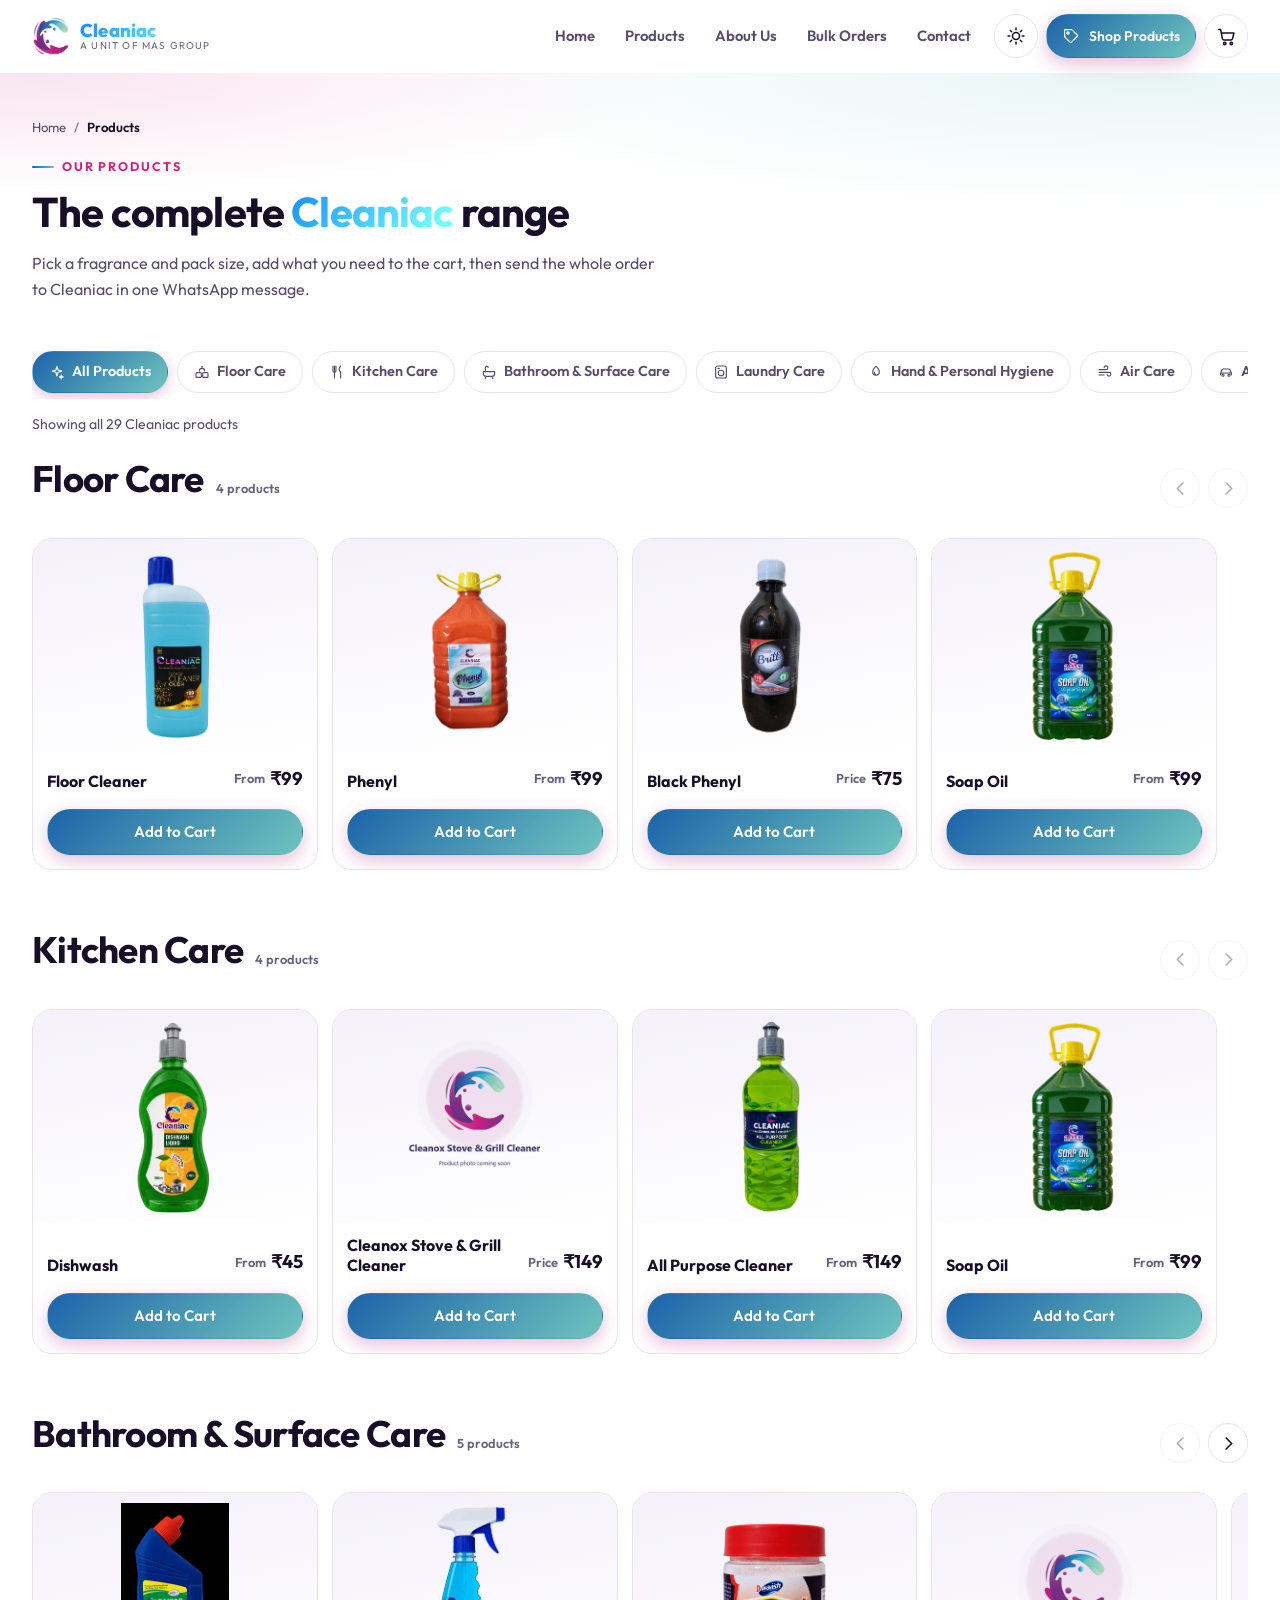
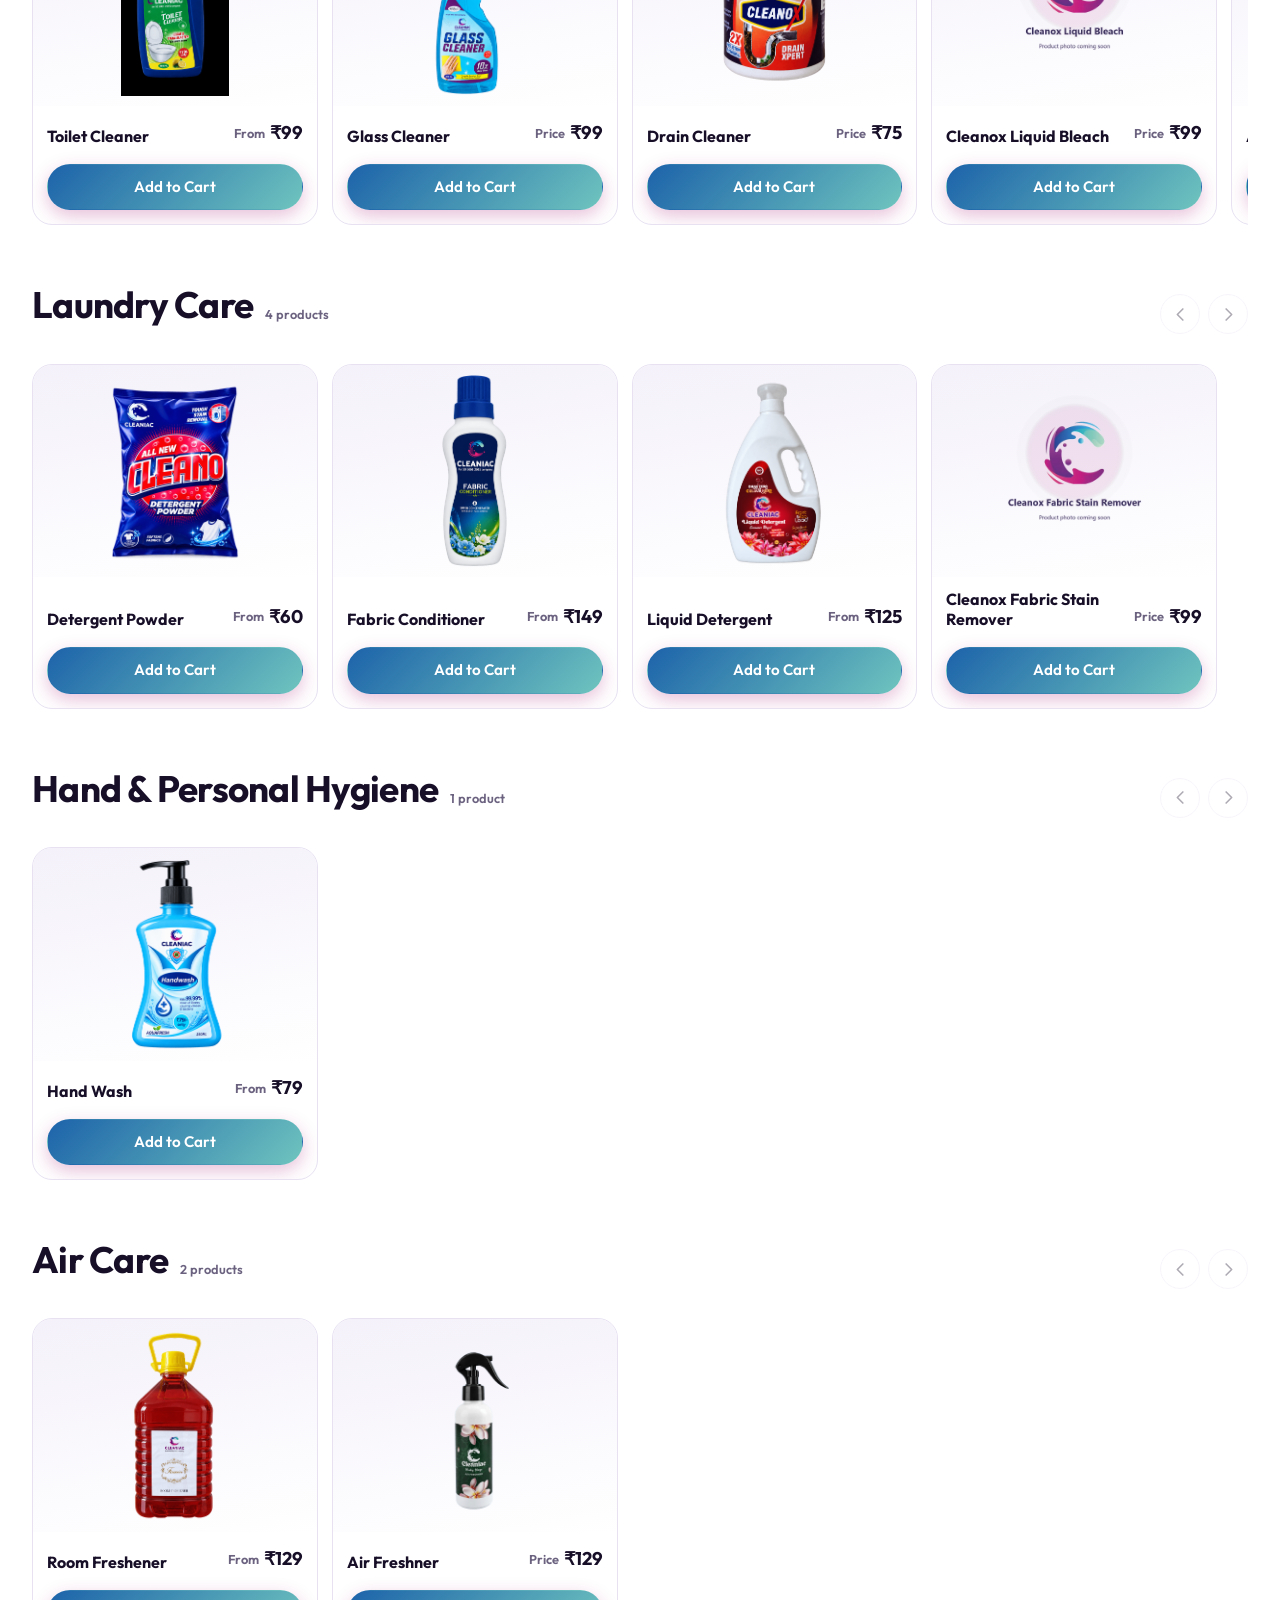
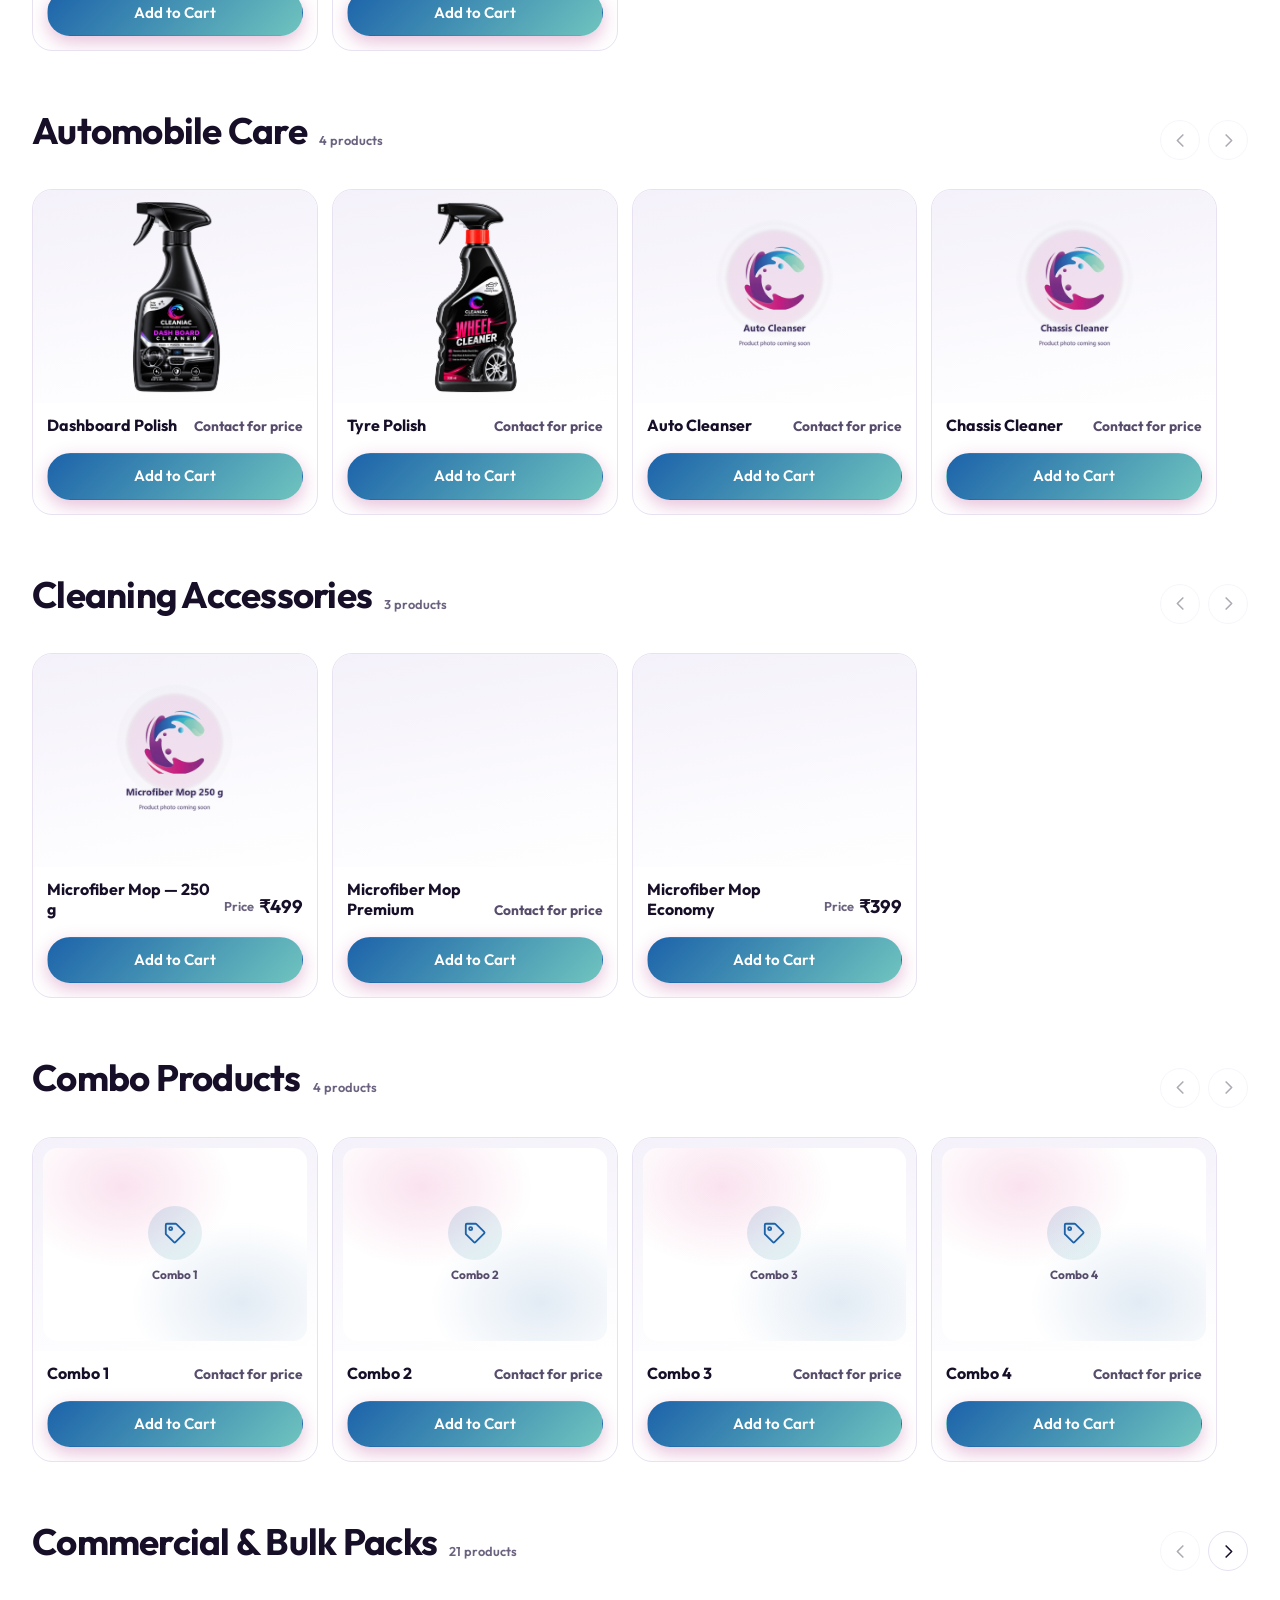
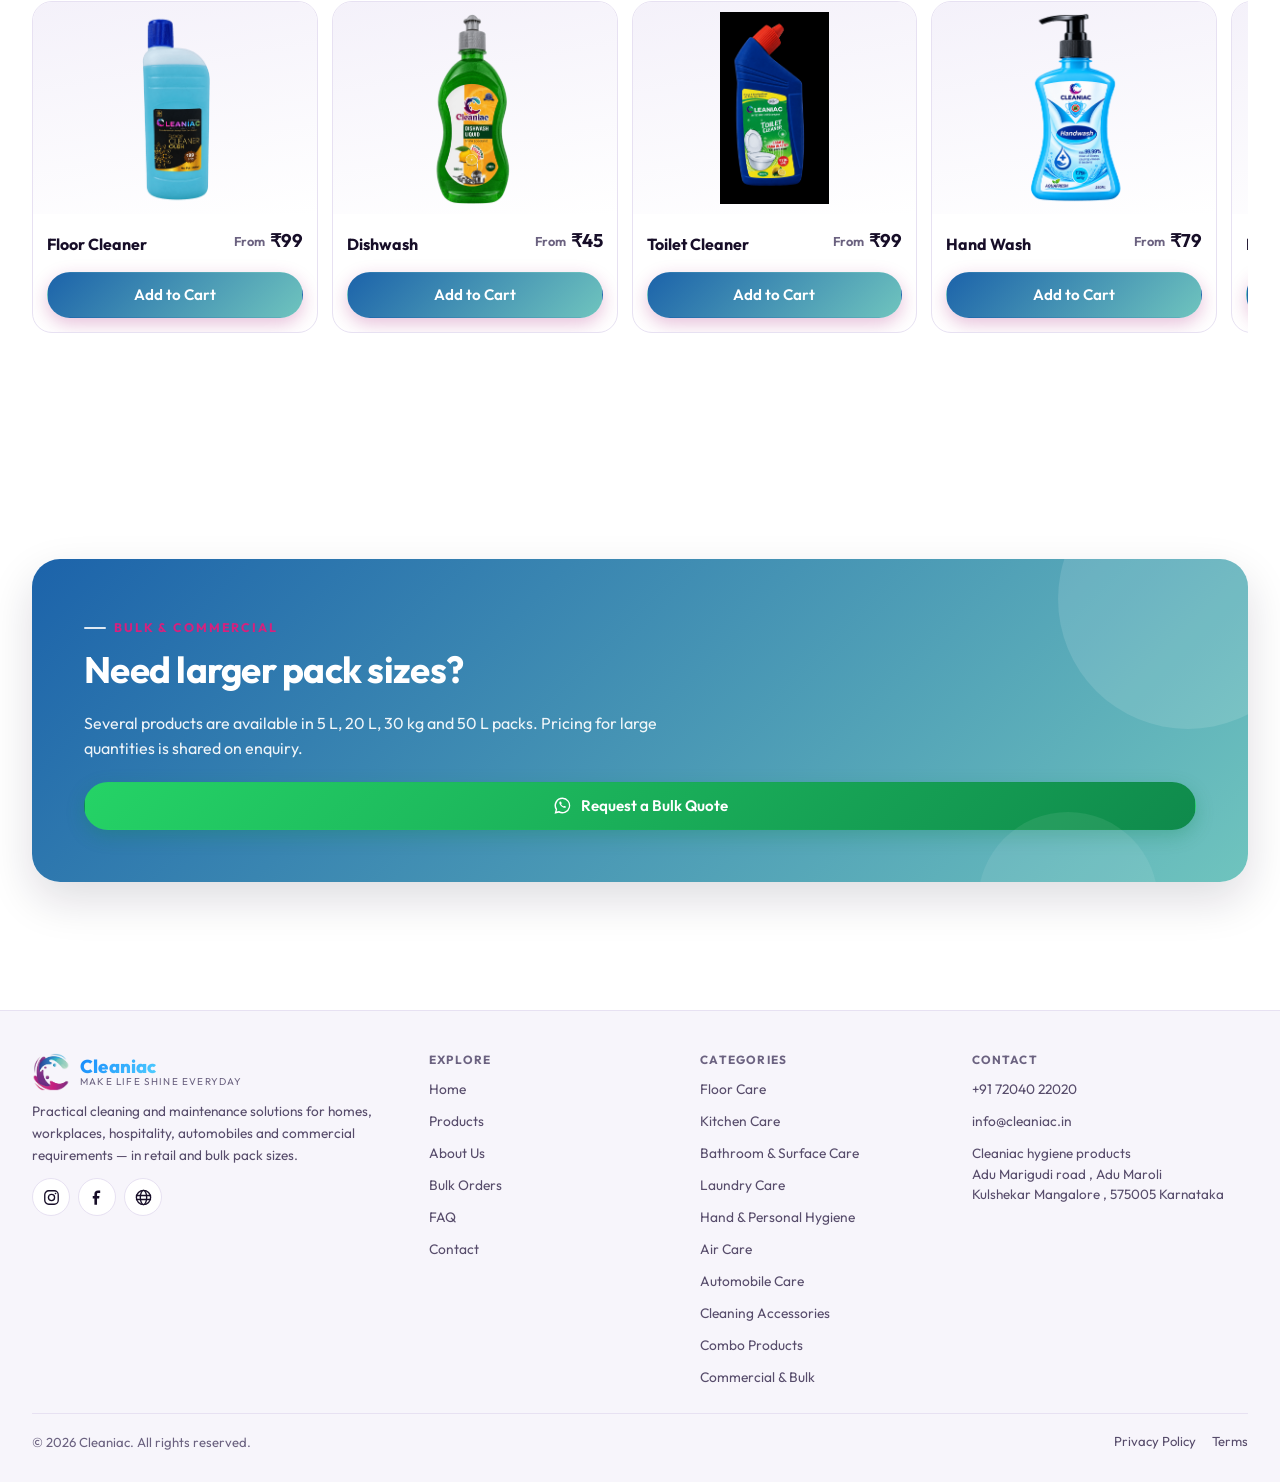
<file: products.html>
<!DOCTYPE html>
<html lang="en">

<head>
  <meta charset="UTF-8">
  <meta name="viewport" content="width=device-width, initial-scale=1, viewport-fit=cover">
  <meta name="theme-color" content="#A81B7B">

  <title>Products | Cleaniac Cleaning Solutions</title>
  <meta name="description"
    content="The complete Cleaniac product range — house keeping products in Mangalore including floor, kitchen, bathroom, laundry, hygiene, air and automobile care in retail and bulk pack sizes. Choose fragrance and pack size and order on WhatsApp.">
  <meta name="keywords"
    content="manglore house keeping products, cleaniac, cleaning solutions mangalore, cleaning products online mangalore, bulk floor cleaner mangalore, office housekeeping supplies, industrial cleaning chemicals, toilet cleaner wholesale, fabric stain remover bulk, detergent powder mangalore">

  <!-- ⚠️ REPLACE with your live domain once the site is hosted -->
  <link rel="canonical" href="https://www.cleaniac.in/products.html">

  <meta property="og:type" content="website">
  <meta property="og:site_name" content="Cleaniac">
  <meta property="og:title" content="Products | Cleaniac Cleaning Solutions">
  <meta property="og:description"
    content="Cleaning solutions for floors, kitchens, bathrooms, laundry, automobiles and more. Retail and bulk packs with easy WhatsApp ordering.">
  <meta property="og:url" content="https://www.cleaniac.in/products.html">
  <meta property="og:image" content="assets/brand/og-cover.jpg">
  <meta name="twitter:card" content="summary_large_image">
  <meta name="twitter:title" content="Cleaniac | Cleaning Solutions for Home &amp; Commercial Use">
  <meta name="twitter:description" content="Retail and bulk cleaning products with easy WhatsApp ordering.">
  <meta name="twitter:image" content="assets/brand/og-cover.jpg">

  <link rel="icon" href="assets/logo/favicon-32.png" sizes="32x32">
  <link rel="apple-touch-icon" href="assets/logo/apple-touch-icon.png">

  <link rel="stylesheet" href="css/style.css">

  <!-- Theme is applied before paint so the page never flashes the wrong colours -->
  <script>
    (function () {
      try {
        var t = localStorage.getItem("cleaniac_theme");
        if (t === "dark" || t === "light") document.documentElement.setAttribute("data-theme", t);
      } catch (e) { }
    })();
  </script>
</head>

<body>
  <a class="skip-link" href="#main">Skip to content</a>

  <!-- ==========================================================================
     ICON SPRITE  (also present in products.html — keep the two copies in sync)
     ========================================================================== -->
  <svg xmlns="http://www.w3.org/2000/svg" style="position:absolute;width:0;height:0;overflow:hidden" aria-hidden="true"
    focusable="false">
    <symbol id="ic-search" viewBox="0 0 24 24" fill="none" stroke="currentColor" stroke-width="1.8"
      stroke-linecap="round">
      <circle cx="11" cy="11" r="7" />
      <line x1="16.5" y1="16.5" x2="21" y2="21" />
    </symbol>
    <symbol id="ic-close" viewBox="0 0 24 24" fill="none" stroke="currentColor" stroke-width="1.9"
      stroke-linecap="round">
      <line x1="6" y1="6" x2="18" y2="18" />
      <line x1="18" y1="6" x2="6" y2="18" />
    </symbol>
    <symbol id="ic-menu" viewBox="0 0 24 24" fill="none" stroke="currentColor" stroke-width="1.9"
      stroke-linecap="round">
      <line x1="4" y1="7" x2="20" y2="7" />
      <line x1="4" y1="12" x2="20" y2="12" />
      <line x1="4" y1="17" x2="20" y2="17" />
    </symbol>
    <symbol id="ic-cart" viewBox="0 0 24 24" fill="none" stroke="currentColor" stroke-width="1.7" stroke-linecap="round"
      stroke-linejoin="round">
      <path d="M3 4h2.2l2.1 10.4a2 2 0 0 0 2 1.6h7.6a2 2 0 0 0 2-1.55L20.5 8H6.2" />
      <circle cx="10" cy="20" r="1.4" />
      <circle cx="17.5" cy="20" r="1.4" />
    </symbol>
    <symbol id="ic-wa" viewBox="0 0 24 24" fill="currentColor">
      <path
        d="M12 2a10 10 0 0 0-8.55 15.2L2 22.4l5.35-1.4A10 10 0 1 0 12 2Zm0 1.9a8.1 8.1 0 1 1-4.1 15.08l-.32-.19-3.1.81.83-3-.2-.32A8.1 8.1 0 0 1 12 3.9Z" />
      <path
        d="M8.87 7.35c.3-.62 1.03-.6 1.33.02l.66 1.36c.19.4.11.86-.2 1.16l-.47.46a8.9 8.9 0 0 0 2.9 2.9l.46-.47c.3-.31.77-.39 1.16-.2l1.36.66c.62.3.64 1.03.02 1.33-.98.48-2.13.5-3.16.05a9.5 9.5 0 0 1-4.62-4.62c-.45-1.03-.43-2.18.05-3.16Z" />
    </symbol>
    <symbol id="ic-share" viewBox="0 0 24 24" fill="none" stroke="currentColor" stroke-width="1.8"
      stroke-linecap="round" stroke-linejoin="round">
      <circle cx="18" cy="5" r="2.6" />
      <circle cx="6" cy="12" r="2.6" />
      <circle cx="18" cy="19" r="2.6" />
      <line x1="8.3" y1="10.8" x2="15.7" y2="6.2" />
      <line x1="8.3" y1="13.2" x2="15.7" y2="17.8" />
    </symbol>
    <symbol id="ic-check" viewBox="0 0 24 24" fill="none" stroke="currentColor" stroke-width="2.2"
      stroke-linecap="round" stroke-linejoin="round">
      <polyline points="20 6 9 17 4 12" />
    </symbol>
    <symbol id="ic-plus" viewBox="0 0 24 24" fill="none" stroke="currentColor" stroke-width="2" stroke-linecap="round">
      <line x1="12" y1="5" x2="12" y2="19" />
      <line x1="5" y1="12" x2="19" y2="12" />
    </symbol>
    <symbol id="ic-minus" viewBox="0 0 24 24" fill="none" stroke="currentColor" stroke-width="2" stroke-linecap="round">
      <line x1="5" y1="12" x2="19" y2="12" />
    </symbol>
    <symbol id="ic-left" viewBox="0 0 24 24" fill="none" stroke="currentColor" stroke-width="2" stroke-linecap="round"
      stroke-linejoin="round">
      <polyline points="15 5 8 12 15 19" />
    </symbol>
    <symbol id="ic-right" viewBox="0 0 24 24" fill="none" stroke="currentColor" stroke-width="2" stroke-linecap="round"
      stroke-linejoin="round">
      <polyline points="9 5 16 12 9 19" />
    </symbol>
    <symbol id="ic-sun" viewBox="0 0 24 24" fill="none" stroke="currentColor" stroke-width="1.8" stroke-linecap="round">
      <circle cx="12" cy="12" r="4.2" />
      <line x1="12" y1="2.5" x2="12" y2="4.6" />
      <line x1="12" y1="19.4" x2="12" y2="21.5" />
      <line x1="2.5" y1="12" x2="4.6" y2="12" />
      <line x1="19.4" y1="12" x2="21.5" y2="12" />
      <line x1="5.3" y1="5.3" x2="6.8" y2="6.8" />
      <line x1="17.2" y1="17.2" x2="18.7" y2="18.7" />
      <line x1="18.7" y1="5.3" x2="17.2" y2="6.8" />
      <line x1="6.8" y1="17.2" x2="5.3" y2="18.7" />
    </symbol>
    <symbol id="ic-moon" viewBox="0 0 24 24" fill="none" stroke="currentColor" stroke-width="1.8" stroke-linecap="round"
      stroke-linejoin="round">
      <path d="M20.5 13.2A8.6 8.6 0 1 1 10.8 3.5a6.8 6.8 0 0 0 9.7 9.7Z" />
    </symbol>
    <symbol id="ic-phone" viewBox="0 0 24 24" fill="none" stroke="currentColor" stroke-width="1.7"
      stroke-linecap="round" stroke-linejoin="round">
      <path
        d="M21.5 17v2.6a2 2 0 0 1-2.2 2 19.6 19.6 0 0 1-8.5-3 19.3 19.3 0 0 1-6-6 19.6 19.6 0 0 1-3-8.6 2 2 0 0 1 2-2.2H6.4a2 2 0 0 1 2 1.7c.1.9.35 1.8.7 2.6a2 2 0 0 1-.45 2.1L7.5 9.4a16 16 0 0 0 6 6l1.2-1.15a2 2 0 0 1 2.1-.45c.85.35 1.7.6 2.6.7a2 2 0 0 1 1.7 2Z" />
    </symbol>
    <symbol id="ic-mail" viewBox="0 0 24 24" fill="none" stroke="currentColor" stroke-width="1.7" stroke-linecap="round"
      stroke-linejoin="round">
      <rect x="2.5" y="4.5" width="19" height="15" rx="2.5" />
      <polyline points="3.5 6.5 12 13 20.5 6.5" />
    </symbol>
    <symbol id="ic-pin" viewBox="0 0 24 24" fill="none" stroke="currentColor" stroke-width="1.7" stroke-linecap="round"
      stroke-linejoin="round">
      <path d="M12 21.5s7-5.6 7-11.2a7 7 0 1 0-14 0c0 5.6 7 11.2 7 11.2Z" />
      <circle cx="12" cy="10.2" r="2.6" />
    </symbol>
    <symbol id="ic-clock" viewBox="0 0 24 24" fill="none" stroke="currentColor" stroke-width="1.7"
      stroke-linecap="round" stroke-linejoin="round">
      <circle cx="12" cy="12" r="9" />
      <polyline points="12 6.8 12 12.3 15.6 14.2" />
    </symbol>
    <symbol id="ic-instagram" viewBox="0 0 24 24" fill="none" stroke="currentColor" stroke-width="1.7">
      <rect x="3.5" y="3.5" width="17" height="17" rx="5" />
      <circle cx="12" cy="12" r="3.9" />
      <circle cx="17.1" cy="6.9" r="1.05" fill="currentColor" stroke="none" />
    </symbol>
    <symbol id="ic-facebook" viewBox="0 0 24 24" fill="currentColor">
      <path
        d="M15.4 3h-2.6A4.7 4.7 0 0 0 8.1 7.7v2.4H6v3.2h2.1V21h3.3v-7.7h2.6l.5-3.2h-3.1V7.7c0-.7.5-1.3 1.2-1.3h2.8Z" />
    </symbol>
    <symbol id="ic-globe" viewBox="0 0 24 24" fill="none" stroke="currentColor" stroke-width="1.7"
      stroke-linecap="round">
      <circle cx="12" cy="12" r="9" />
      <ellipse cx="12" cy="12" rx="4" ry="9" />
      <line x1="3.2" y1="9.5" x2="20.8" y2="9.5" />
      <line x1="3.2" y1="14.5" x2="20.8" y2="14.5" />
    </symbol>
    <symbol id="ic-download" viewBox="0 0 24 24" fill="none" stroke="currentColor" stroke-width="1.8"
      stroke-linecap="round" stroke-linejoin="round">
      <path d="M12 3.5v11" />
      <polyline points="7.5 10.5 12 15 16.5 10.5" />
      <path d="M4.5 17.5v1.2a1.8 1.8 0 0 0 1.8 1.8h11.4a1.8 1.8 0 0 0 1.8-1.8v-1.2" />
    </symbol>

    <!-- category / feature icons -->
    <symbol id="ic-floor" viewBox="0 0 24 24" fill="none" stroke="currentColor" stroke-width="1.7"
      stroke-linecap="round" stroke-linejoin="round">
      <rect x="3" y="13" width="8" height="7" rx="1.4" />
      <rect x="13" y="13" width="8" height="7" rx="1.4" />
      <path d="M8 10.5a4 4 0 1 1 8 0" />
      <path d="M12 3.5v3" />
    </symbol>
    <symbol id="ic-kitchen" viewBox="0 0 24 24" fill="none" stroke="currentColor" stroke-width="1.7"
      stroke-linecap="round" stroke-linejoin="round">
      <path d="M6 3v7a2.2 2.2 0 0 0 4.4 0V3" />
      <line x1="8.2" y1="3" x2="8.2" y2="21" />
      <path d="M17.5 3c-1.6 1.4-2.3 3.3-2.3 5.4 0 1.6.8 2.6 2.3 2.9V21" />
    </symbol>
    <symbol id="ic-bath" viewBox="0 0 24 24" fill="none" stroke="currentColor" stroke-width="1.7" stroke-linecap="round"
      stroke-linejoin="round">
      <path d="M3.5 11.5h17v2.6a4.4 4.4 0 0 1-4.4 4.4H7.9a4.4 4.4 0 0 1-4.4-4.4Z" />
      <path d="M6.5 11.5V5.8A2.3 2.3 0 0 1 8.8 3.5c1 0 1.8.6 2.1 1.5" />
      <line x1="7" y1="20.5" x2="6" y2="21.8" />
      <line x1="17" y1="20.5" x2="18" y2="21.8" />
    </symbol>
    <symbol id="ic-laundry" viewBox="0 0 24 24" fill="none" stroke="currentColor" stroke-width="1.7"
      stroke-linecap="round" stroke-linejoin="round">
      <rect x="4" y="3" width="16" height="18" rx="3" />
      <circle cx="12" cy="13.5" r="4.2" />
      <line x1="7.5" y1="6.6" x2="9.5" y2="6.6" />
    </symbol>
    <symbol id="ic-hand" viewBox="0 0 24 24" fill="none" stroke="currentColor" stroke-width="1.7" stroke-linecap="round"
      stroke-linejoin="round">
      <path d="M12 3.2s5 5.2 5 8.6a5 5 0 1 1-10 0c0-3.4 5-8.6 5-8.6Z" />
      <path d="M9.6 12.6a2.6 2.6 0 0 0 2 3.3" />
    </symbol>
    <symbol id="ic-air" viewBox="0 0 24 24" fill="none" stroke="currentColor" stroke-width="1.7" stroke-linecap="round"
      stroke-linejoin="round">
      <path d="M3 8.5h10.5a2.8 2.8 0 1 0-2.8-2.8" />
      <path d="M3 12.5h15a2.8 2.8 0 1 1-2.8 2.8" />
      <path d="M3 16.5h7.5" />
    </symbol>
    <symbol id="ic-auto" viewBox="0 0 24 24" fill="none" stroke="currentColor" stroke-width="1.7" stroke-linecap="round"
      stroke-linejoin="round">
      <path d="M4 16.5v-3l1.8-4.4A2.5 2.5 0 0 1 8.1 7.5h7.8a2.5 2.5 0 0 1 2.3 1.6L20 13.5v3" />
      <line x1="4" y1="13.5" x2="20" y2="13.5" />
      <circle cx="7.5" cy="16.8" r="1.6" />
      <circle cx="16.5" cy="16.8" r="1.6" />
    </symbol>
    <symbol id="ic-mop" viewBox="0 0 24 24" fill="none" stroke="currentColor" stroke-width="1.7" stroke-linecap="round"
      stroke-linejoin="round">
      <line x1="15.5" y1="3" x2="9.5" y2="13" />
      <path d="M5 21c-.6-2.4.2-4.9 2-6.6l1.5-1.4 4.6 2.7-.6 2a5.6 5.6 0 0 1-4 3.8Z" />
      <line x1="8.4" y1="16" x2="6.4" y2="20.4" />
      <line x1="11" y1="17.5" x2="9.6" y2="21" />
    </symbol>
    <symbol id="ic-bulk" viewBox="0 0 24 24" fill="none" stroke="currentColor" stroke-width="1.7" stroke-linecap="round"
      stroke-linejoin="round">
      <path d="M3.5 7.5 12 3.5l8.5 4v9L12 20.5l-8.5-4Z" />
      <path d="M3.5 7.5 12 11.7l8.5-4.2" />
      <line x1="12" y1="11.7" x2="12" y2="20.5" />
    </symbol>
    <symbol id="ic-drop" viewBox="0 0 24 24" fill="none" stroke="currentColor" stroke-width="1.7" stroke-linecap="round"
      stroke-linejoin="round">
      <path d="M12 3.2s5.6 5.8 5.6 9.4a5.6 5.6 0 1 1-11.2 0C6.4 9 12 3.2 12 3.2Z" />
    </symbol>
    <symbol id="ic-sparkle" viewBox="0 0 24 24" fill="none" stroke="currentColor" stroke-width="1.7"
      stroke-linecap="round" stroke-linejoin="round">
      <path d="M12 3.5 13.7 9 19 10.7 13.7 12.4 12 18l-1.7-5.6L5 10.7 10.3 9Z" />
      <path d="M18.5 16.5 19.2 18.7 21.4 19.4 19.2 20.1 18.5 22.3 17.8 20.1 15.6 19.4 17.8 18.7Z" />
    </symbol>
    <symbol id="ic-home" viewBox="0 0 24 24" fill="none" stroke="currentColor" stroke-width="1.7" stroke-linecap="round"
      stroke-linejoin="round">
      <path d="M3.5 10.5 12 3.5l8.5 7" />
      <path d="M5.5 9.5V20h13V9.5" />
      <rect x="10" y="14" width="4" height="6" />
    </symbol>
    <symbol id="ic-office" viewBox="0 0 24 24" fill="none" stroke="currentColor" stroke-width="1.7"
      stroke-linecap="round" stroke-linejoin="round">
      <rect x="4" y="3" width="10" height="18" rx="1.6" />
      <path d="M14 9h6v12h-6" />
      <line x1="7" y1="7" x2="8" y2="7" />
      <line x1="10.5" y1="7" x2="11.5" y2="7" />
      <line x1="7" y1="11" x2="8" y2="11" />
      <line x1="10.5" y1="11" x2="11.5" y2="11" />
      <line x1="7" y1="15" x2="8" y2="15" />
      <line x1="10.5" y1="15" x2="11.5" y2="15" />
    </symbol>
    <symbol id="ic-restaurant" viewBox="0 0 24 24" fill="none" stroke="currentColor" stroke-width="1.7"
      stroke-linecap="round" stroke-linejoin="round">
      <path d="M6 3v6a2 2 0 0 0 4 0V3" />
      <line x1="8" y1="9" x2="8" y2="21" />
      <path d="M16.5 3c-1.4 1.4-2 3-2 5 0 1.5.7 2.4 2 2.7V21" />
    </symbol>
    <symbol id="ic-hotel" viewBox="0 0 24 24" fill="none" stroke="currentColor" stroke-width="1.7"
      stroke-linecap="round" stroke-linejoin="round">
      <path d="M3 18v-8" />
      <path d="M3 13.5h18V18" />
      <path d="M21 18v2" />
      <path d="M3 18v2" />
      <path d="M6.5 13.5v-2.2a1.6 1.6 0 0 1 1.6-1.6h3.3a1.6 1.6 0 0 1 1.6 1.6v2.2" />
      <circle cx="17" cy="11" r="1.8" />
    </symbol>
    <symbol id="ic-school" viewBox="0 0 24 24" fill="none" stroke="currentColor" stroke-width="1.7"
      stroke-linecap="round" stroke-linejoin="round">
      <path d="M2.5 8.8 12 4.5l9.5 4.3L12 13Z" />
      <path d="M6.5 10.8v4.6c0 1.7 2.5 3.1 5.5 3.1s5.5-1.4 5.5-3.1v-4.6" />
      <line x1="21.5" y1="8.8" x2="21.5" y2="14" />
    </symbol>
    <symbol id="ic-housekeeping" viewBox="0 0 24 24" fill="none" stroke="currentColor" stroke-width="1.7"
      stroke-linecap="round" stroke-linejoin="round">
      <rect x="4.5" y="9" width="10" height="11" rx="2" />
      <path d="M9.5 9V6.2A2.2 2.2 0 0 1 11.7 4h1.6" />
      <line x1="7.5" y1="13" x2="11.5" y2="13" />
      <path d="M17.5 20V6" />
      <path d="M15.5 6h4l-2-2.5Z" />
    </symbol>
    <symbol id="ic-shop" viewBox="0 0 24 24" fill="none" stroke="currentColor" stroke-width="1.7" stroke-linecap="round"
      stroke-linejoin="round">
      <path d="M4 9.5V20h16V9.5" />
      <path
        d="M3 9.5 5 4h14l2 5.5a2.6 2.6 0 0 1-4.5 1.8 2.6 2.6 0 0 1-4.5 0 2.6 2.6 0 0 1-4.5 0A2.6 2.6 0 0 1 3 9.5Z" />
      <rect x="9.5" y="14" width="5" height="6" />
    </symbol>
    <symbol id="ic-carwash" viewBox="0 0 24 24" fill="none" stroke="currentColor" stroke-width="1.7"
      stroke-linecap="round" stroke-linejoin="round">
      <path d="M4 18v-2.5l1.6-3.8A2.3 2.3 0 0 1 7.8 10h8.4a2.3 2.3 0 0 1 2.2 1.7L20 15.5V18" />
      <line x1="4" y1="15.5" x2="20" y2="15.5" />
      <circle cx="7.5" cy="18.3" r="1.4" />
      <circle cx="16.5" cy="18.3" r="1.4" />
      <path d="M7 6.5V4" />
      <path d="M12 6V3.2" />
      <path d="M17 6.5V4" />
    </symbol>
    <symbol id="ic-tag" viewBox="0 0 24 24" fill="none" stroke="currentColor" stroke-width="1.7" stroke-linecap="round"
      stroke-linejoin="round">
      <path
        d="M3.5 12.6V4.5a1 1 0 0 1 1-1h8.1a1 1 0 0 1 .7.3l7.2 7.2a1 1 0 0 1 0 1.4l-8.1 8.1a1 1 0 0 1-1.4 0L3.8 13.3a1 1 0 0 1-.3-.7Z" />
      <circle cx="8" cy="8" r="1.4" />
    </symbol>
    <symbol id="ic-chat" viewBox="0 0 24 24" fill="none" stroke="currentColor" stroke-width="1.7" stroke-linecap="round"
      stroke-linejoin="round">
      <path d="M20.5 12a8 8 0 0 1-11.6 7.1L4 20.5l1.4-4.9A8 8 0 1 1 20.5 12Z" />
      <line x1="9" y1="11" x2="15" y2="11" />
      <line x1="9" y1="14" x2="13" y2="14" />
    </symbol>
    <symbol id="ic-box" viewBox="0 0 24 24" fill="none" stroke="currentColor" stroke-width="1.7" stroke-linecap="round"
      stroke-linejoin="round">
      <rect x="4" y="7" width="16" height="13" rx="2" />
      <path d="M4 11h16" />
      <path d="M9.5 7V4.5h5V7" />
    </symbol>
  </svg>

  <!-- ==========================================================================
     HEADER
     ========================================================================== -->
  <header class="site-header" id="siteHeader">
    <div class="wrap header-inner">
      <a class="brand" href="index.html" aria-label="Cleaniac — home">
        <img src="assets/logo/cleaniac-mark.webp" alt="" width="38" height="38">
        <span class="brand-text">
          <span class="brand-name">Cleaniac</span>
          <span class="brand-sub" data-config="parent">A unit of MAS Group</span>
        </span>
      </a>

      <nav class="nav-desktop" aria-label="Main">
        <ul>
          <li><a href="index.html">Home</a></li>
          <li><a href="products.html" aria-current="page">Products</a></li>
          <li><a href="index.html#about">About Us</a></li>
          <li><a href="#bulk">Bulk Orders</a></li>
          <li><a href="index.html#contact">Contact</a></li>
        </ul>
      </nav>

      <div class="header-actions">
        <button class="icon-btn theme-toggle" id="themeToggle" type="button" aria-pressed="false">
          <svg class="icon-moon" width="20" height="20" aria-hidden="true">
            <use href="#ic-moon" />
          </svg>
          <svg class="icon-sun" width="20" height="20" aria-hidden="true">
            <use href="#ic-sun" />
          </svg>
          <span class="visually-hidden" id="themeToggleLabel">Switch to dark mode</span>
        </button>

        <a class="btn btn--primary btn--sm header-cta" href="#products">
          <svg width="18" height="18" aria-hidden="true">
            <use href="#ic-tag" />
          </svg>
          Shop Products
        </a>

        <button class="icon-btn" id="cartOpen" type="button" aria-label="Open cart">
          <svg width="21" height="21" aria-hidden="true">
            <use href="#ic-cart" />
          </svg>
          <span class="cart-count" data-cart-count aria-hidden="true">0</span>
        </button>

        <button class="icon-btn menu-toggle" id="menuToggle" type="button" aria-expanded="false"
          aria-controls="mobileNav" aria-label="Open menu">
          <svg width="22" height="22" aria-hidden="true">
            <use href="#ic-menu" />
          </svg>
        </button>
      </div>
    </div>

    <nav class="nav-mobile" id="mobileNav" aria-label="Mobile">
      <ul>
        <li><a href="index.html">Home</a></li>
        <li><a href="products.html" aria-current="page">Products</a></li>
        <li><a href="index.html#about">About Us</a></li>
        <li><a href="#bulk">Bulk Orders</a></li>
        <li><a href="index.html#faq">FAQ</a></li>
        <li><a href="index.html#contact">Contact</a></li>
      </ul>
    </nav>
  </header>

  <main id="main">

    <!-- ========================================================================
       PAGE HEADING
       ======================================================================== -->
    <section class="page-head" id="products-top">
      <div class="wrap">
        <nav class="crumbs" aria-label="Breadcrumb">
          <a href="index.html">Home</a><span aria-hidden="true">/</span><span aria-current="page">Products</span>
        </nav>
        <span class="eyebrow">Our Products</span>
        <h1>The complete <span class="grad-text">Cleaniac</span> range</h1>
        <p>Pick a fragrance and pack size, add what you need to the cart, then send the whole order to Cleaniac in one
          WhatsApp message.</p>
      </div>
    </section>

    <!-- ========================================================================
       CATALOGUE
       ======================================================================== -->
    <section class="section section--flush" id="products">
      <div class="wrap">
        <div class="catalogue-toolbar">
          <!-- <div class="search-field">
          <svg class="search-ico" width="19" height="19" aria-hidden="true"><use href="#ic-search"/></svg>
          <label class="visually-hidden" for="searchInput">Search products</label>
          <input type="search" id="searchInput" placeholder="Search floor, lemon, mop, car, laundry…" autocomplete="off">
          <button class="search-clear" id="searchClear" type="button" aria-label="Clear search">
            <svg width="17" height="17" aria-hidden="true"><use href="#ic-close"/></svg>
          </button>
        </div> -->

          <div class="filter-row" id="filterRow" role="group" aria-label="Filter products by category">
            <!-- rendered by app.js --></div>
          <p class="result-line" id="resultLine" role="status" aria-live="polite"></p>
        </div>

        <div id="catalogue"><!-- rendered by app.js --></div>
      </div>
    </section>

    <!-- ========================================================================
       RECENTLY VIEWED (only shown once a visitor has opened products)
       ======================================================================== -->
    <section class="section section--soft" id="recentSection" hidden>
      <div class="wrap">
        <div class="section-head">
          <span class="eyebrow">Recently Viewed</span>
          <h2>Pick up where you left off</h2>
        </div>
        <div class="carousel" id="recentRow" data-carousel></div>
      </div>
    </section>

    <!-- ========================================================================
       BULK CTA
       ======================================================================== -->
    <section class="section" id="bulk">
      <div class="wrap">
        <div class="bulk">
          <span class="eyebrow">Bulk &amp; Commercial</span>
          <h2>Need larger pack sizes?</h2>
          <p>Several products are available in 5 L, 20 L, 30 kg and 50 L packs. Pricing for large quantities is shared
            on enquiry.</p>
          <div class="bulk-actions">
            <a class="btn btn--wa" data-wa="bulk" href="#" target="_blank" rel="noopener">
              <svg width="19" height="19" aria-hidden="true">
                <use href="#ic-wa" />
              </svg>
              Request a Bulk Quote
            </a>
          </div>
        </div>
      </div>
    </section>
  </main>

  <!-- ==========================================================================
     FOOTER
     ========================================================================== -->
  <footer class="site-footer">
    <div class="wrap">
      <div class="footer-grid">
        <div class="footer-brand">
          <a class="brand" href="index.html">
            <img src="assets/logo/cleaniac-mark.webp" alt="" width="34" height="34" loading="lazy">
            <span class="brand-text">
              <span class="brand-name">Cleaniac</span>
              <span class="brand-sub">Make life shine everyday</span>
            </span>
          </a>
          <p>Practical cleaning and maintenance solutions for homes, workplaces, hospitality, automobiles and commercial
            requirements — in retail and bulk pack sizes.</p>
          <div class="social-row" id="socialRow"><!-- rendered by app.js --></div>
        </div>

        <div class="footer-col">
          <h3>Explore</h3>
          <ul>
            <li><a href="index.html">Home</a></li>
            <li><a href="products.html" aria-current="page">Products</a></li>
            <li><a href="index.html#about">About Us</a></li>
            <li><a href="#bulk">Bulk Orders</a></li>
            <li><a href="index.html#faq">FAQ</a></li>
            <li><a href="index.html#contact">Contact</a></li>
          </ul>
        </div>

        <div class="footer-col" id="footerCategoriesCol">
          <h3>Categories</h3>
          <ul id="footerCategories" data-links="products.html"><!-- rendered by app.js --></ul>
        </div>

        <div class="footer-col" id="footerContactCol">
          <h3>Contact</h3>
          <ul id="footerContact"><!-- rendered by app.js --></ul>
        </div>
      </div>

      <div class="footer-bottom">
        <span>© <span id="year">2026</span> Cleaniac. All rights reserved.</span>
        <nav aria-label="Legal">
          <!-- ⚠️ PLACEHOLDER pages — create privacy.html / terms.html when ready -->
          <a href="#" onclick="return false" title="Add your privacy policy page">Privacy Policy</a>
          <a href="#" onclick="return false" title="Add your terms page">Terms</a>
        </nav>
      </div>
    </div>
  </footer>

  <!-- ==========================================================================
     PRODUCT DETAILS DIALOG
     ========================================================================== -->
  <dialog class="modal" id="productDialog" aria-labelledby="modalTitle">
    <div class="modal-panel">
      <div class="modal-grabber" aria-hidden="true"></div>
      <div class="modal-topbar">
        <span class="modal-eyebrow" id="modalCategory"></span>
        <button class="icon-btn" type="button" id="modalShare" aria-label="Share this product">
          <svg width="19" height="19" aria-hidden="true">
            <use href="#ic-share" />
          </svg>
        </button>
        <button class="icon-btn" type="button" id="modalClose" aria-label="Close product details">
          <svg width="19" height="19" aria-hidden="true">
            <use href="#ic-close" />
          </svg>
        </button>
      </div>

      <div class="modal-body">
        <div class="modal-media" id="modalMedia"></div>
        <div>
          <h2 id="modalTitle"></h2>
          <p class="modal-desc" id="modalDesc"></p>
          <div id="modalOptions"></div>
          <div class="price-box">
            <div>
              <span class="price-lbl">Price</span>
              <div id="modalPrice"></div>
            </div>
            <div>
              <span class="price-lbl">Quantity</span>
              <div class="qty" id="modalQty">
                <button type="button" data-step="-1" aria-label="Decrease quantity"><svg width="16" height="16"
                    aria-hidden="true">
                    <use href="#ic-minus" />
                  </svg></button>
                <input type="number" id="modalQtyInput" value="1" min="1" max="999" inputmode="numeric"
                  aria-label="Quantity">
                <button type="button" data-step="1" aria-label="Increase quantity"><svg width="16" height="16"
                    aria-hidden="true">
                    <use href="#ic-plus" />
                  </svg></button>
              </div>
            </div>
          </div>
        </div>
      </div>

      <div class="modal-foot">
        <div class="row">
          <button class="btn btn--soft" type="button" id="modalCloseFoot">Keep browsing</button>
          <button class="btn btn--primary" type="button" id="modalAdd">
            <svg width="19" height="19" aria-hidden="true">
              <use href="#ic-cart" />
            </svg>
            Add to Cart
          </button>
        </div>
      </div>
    </div>
  </dialog>

  <!-- ==========================================================================
     CART DRAWER (shared by both pages)
     ========================================================================== -->
  <dialog class="drawer" id="cartDialog" aria-labelledby="cartTitle">
    <div class="drawer-panel">
      <div class="drawer-head">
        <h2 id="cartTitle">Your Cleaniac Cart</h2>
        <button class="icon-btn" type="button" id="cartClose" aria-label="Close cart">
          <svg width="19" height="19" aria-hidden="true">
            <use href="#ic-close" />
          </svg>
        </button>
      </div>
      <div class="drawer-body" id="cartBody"></div>
      <div class="drawer-foot" id="cartFoot"></div>
    </div>
  </dialog>

  <div class="toast-region" id="toastRegion" role="status" aria-live="polite"></div>

  <nav class="mobile-bar" aria-label="Quick actions">
    <a href="index.html">
      <svg aria-hidden="true">
        <use href="#ic-home" />
      </svg>
      Home
    </a>
    <a href="products.html" class="is-current">
      <svg aria-hidden="true">
        <use href="#ic-tag" />
      </svg>
      Products
    </a>
    <button type="button" id="cartOpenMobile">
      <svg aria-hidden="true">
        <use href="#ic-cart" />
      </svg>
      Cart
      <span class="cart-count" data-cart-count aria-hidden="true">0</span>
    </button>
  </nav>

  <!-- Structured data — only factual, supplied business information -->
  <script type="application/ld+json" id="ldOrg"></script>

  <script src="js/config.js"></script>
  <script src="js/products.js"></script>
  <script src="js/app.js"></script>
</body>

</html>
</file>
<file: css/style.css>
@import url('https://fonts.googleapis.com/css2?family=Outfit:wght@400;500;600;700;800&display=swap');
/* ============================================================================
   CLEANIAC — STYLESHEET
   Mobile-first. Colours are derived from the Cleaniac logo.
   Light + dark themes are driven by the CSS variables in section 1.
   ========================================================================== */

/* ---------------------------------------------------------------------------
   1. DESIGN TOKENS
   --------------------------------------------------------------------------- */
:root {
  /* Brand colours sampled from the logo */
  --pink: #D6217E;
  --magenta: #A81B7B;
  --purple: #74258A;
  --violet: #5E2E97;
  --indigo: #3A5EAB;
  --blue: #1C63AA;
  --teal: #6FC4BE;
  --whatsapp: #25D366;
  --whatsapp-dark: #0F8A4C;

  --grad-brand: linear-gradient(135deg, var(--blue) 0%, var(--teal) 100%);
  --grad-soft: linear-gradient(135deg, rgba(28, 99, 170, .15), rgba(111, 196, 190, .15));

  /* Light theme surfaces */
  --bg: #FFFFFF;
  --bg-soft: #F7F5FB;
  --bg-tint: #FBF7FC;
  --surface: #FFFFFF;
  --surface-2: #F4F1FA;
  --line: #E7E1F2;
  --line-soft: #F0ECF7;

  --ink: #170E28;
  --ink-2: #574C6B;
  --ink-3: #6B6280;
  --on-brand: #FFFFFF;
  --brand-ink: #1C63AA;
  /* brand colour that is safe on light bg  */
  --focus: #1C63AA;

  --shadow-sm: 0 1px 2px rgba(23, 14, 40, .06), 0 2px 8px rgba(23, 14, 40, .05);
  --shadow-md: 0 6px 18px rgba(23, 14, 40, .08), 0 2px 6px rgba(23, 14, 40, .05);
  --shadow-lg: 0 18px 45px rgba(23, 14, 40, .14);

  --r-sm: 10px;
  --r-md: 14px;
  --r-lg: 20px;
  --r-xl: 28px;

  --wrap: 1280px;
  --gutter: 18px;
  --header-h: 64px;
  --bottombar-h: 62px;

  --ease: cubic-bezier(.2, .7, .3, 1);
  --t-fast: .16s var(--ease);
  --t: .28s var(--ease);

  color-scheme: light;
}

/* Dark theme — system preference (unless the visitor forced light) */
@media (prefers-color-scheme: dark) {
  :root:not([data-theme="light"]) {
    --bg: #100A1B;
    --bg-soft: #150E23;
    --bg-tint: #17102A;
    --surface: #1B1330;
    --surface-2: #241A3D;
    --line: #33264F;
    --line-soft: #291E42;

    --ink: #F5F1FB;
    --ink-2: #BFB4D2;
    --ink-3: #9A8FB0;
    --brand-ink: #7DDACE;
    --focus: #8FB6F0;

    --shadow-sm: 0 1px 2px rgba(0, 0, 0, .4);
    --shadow-md: 0 8px 22px rgba(0, 0, 0, .45);
    --shadow-lg: 0 22px 50px rgba(0, 0, 0, .55);
    --grad-soft: linear-gradient(135deg, rgba(28, 99, 170, .22), rgba(111, 196, 190, .22));

    color-scheme: dark;
  }
}

/* Dark theme — explicitly chosen with the toggle */
:root[data-theme="dark"] {
  --bg: #100A1B;
  --bg-soft: #150E23;
  --bg-tint: #17102A;
  --surface: #1B1330;
  --surface-2: #241A3D;
  --line: #33264F;
  --line-soft: #291E42;

  --ink: #F5F1FB;
  --ink-2: #BFB4D2;
  --ink-3: #9A8FB0;
  --brand-ink: #7DDACE;
  --focus: #8FB6F0;

  --shadow-sm: 0 1px 2px rgba(0, 0, 0, .4);
  --shadow-md: 0 8px 22px rgba(0, 0, 0, .45);
  --shadow-lg: 0 22px 50px rgba(0, 0, 0, .55);
  --grad-soft: linear-gradient(135deg, rgba(28, 99, 170, .22), rgba(111, 196, 190, .22));

  color-scheme: dark;
}

/* No colour cross-fade while the light/dark switch is being flipped */
.theme-switching,
.theme-switching *,
.theme-switching *::before,
.theme-switching *::after {
  transition: none !important;
}

/* ---------------------------------------------------------------------------
   2. RESET & BASE
   --------------------------------------------------------------------------- */
*,
*::before,
*::after {
  box-sizing: border-box;
}

html {
  -webkit-text-size-adjust: 100%;
  scroll-behavior: smooth;
  scroll-padding-top: calc(var(--header-h) + 12px);
}

body {
  margin: 0;
  background: var(--bg);
  color: var(--ink);
  font-family: "Segoe UI", system-ui, -apple-system, "Helvetica Neue", Arial, sans-serif;
  font-size: 16px;
  line-height: 1.6;
  overflow-x: hidden;
  -webkit-font-smoothing: antialiased;
}

body.no-scroll {
  overflow: hidden;
}

img {
  max-width: 100%;
  display: block;
}

button,
input,
select,
textarea {
  font: inherit;
  color: inherit;
}

button {
  cursor: pointer;
}

a {
  color: var(--brand-ink);
  text-decoration: none;
}

a:hover {
  text-decoration: underline;
}

h1,
h2,
h3,
h4 {
  line-height: 1.2;
  margin: 0 0 .5em;
  letter-spacing: -.02em;
  font-weight: 700;
}

h1 {
  font-size: clamp(1.85rem, 6.2vw, 3.4rem);
}

h2 {
  font-size: clamp(1.45rem, 4.4vw, 2.3rem);
}

h3 {
  font-size: clamp(1.05rem, 2.6vw, 1.3rem);
}

p {
  margin: 0 0 1em;
}

:focus-visible {
  outline: 3px solid var(--focus);
  outline-offset: 2px;
  border-radius: 6px;
}

::selection {
  background: rgba(214, 33, 126, .22);
}

.visually-hidden {
  position: absolute !important;
  width: 1px;
  height: 1px;
  padding: 0;
  margin: -1px;
  overflow: hidden;
  clip: rect(0 0 0 0);
  clip-path: inset(50%);
  white-space: nowrap;
}

.skip-link {
  position: absolute;
  left: 12px;
  top: -80px;
  z-index: 200;
  background: var(--surface);
  color: var(--ink);
  padding: 12px 18px;
  border-radius: var(--r-sm);
  box-shadow: var(--shadow-md);
  transition: top var(--t);
}

.skip-link:focus {
  top: 12px;
}

/* ---------------------------------------------------------------------------
   3. LAYOUT HELPERS
   --------------------------------------------------------------------------- */
.wrap {
  width: 100%;
  max-width: var(--wrap);
  margin-inline: auto;
  padding-inline: var(--gutter);
}

.section {
  padding: clamp(42px, 8vw, 84px) 0;
}

.section--soft {
  background: var(--bg-soft);
}

.section--tint {
  background: var(--bg-tint);
}

.section--flush {
  padding-top: clamp(18px, 3vw, 26px);
}

.section-cta {
  margin: clamp(22px, 4vw, 32px) 0 0;
}

/* products.html page heading */
.page-head {
  padding: clamp(22px, 5vw, 44px) 0 clamp(14px, 3vw, 22px);
  background:
    radial-gradient(100% 90% at 90% 0%, rgba(111, 196, 190, .16), transparent 60%),
    radial-gradient(90% 80% at 0% 0%, rgba(214, 33, 126, .12), transparent 60%),
    var(--bg);
}

.page-head h1 {
  font-size: clamp(1.6rem, 5vw, 2.6rem);
  margin-bottom: .35em;
}

.page-head p {
  color: var(--ink-2);
  max-width: 58ch;
  margin: 0;
}

.crumbs {
  display: flex;
  gap: 8px;
  align-items: center;
  font-size: .82rem;
  color: var(--ink-3);
  margin-bottom: 12px;
}

.crumbs a {
  color: var(--ink-2);
}

.crumbs span[aria-current] {
  color: var(--ink);
  font-weight: 600;
}

.section-head {
  margin-bottom: clamp(20px, 4vw, 34px);
  max-width: 62ch;
}

.section-head p {
  color: var(--ink-2);
  margin-bottom: 0;
}

.eyebrow {
  display: inline-flex;
  align-items: center;
  gap: 8px;
  font-size: .78rem;
  font-weight: 700;
  letter-spacing: .14em;
  text-transform: uppercase;
  color: var(--brand-ink);
  margin-bottom: 10px;
}

.eyebrow::before {
  content: "";
  width: 22px;
  height: 2px;
  border-radius: 2px;
  background: var(--grad-brand);
}

.grad-text {
  background: var(--grad-brand);
  -webkit-background-clip: text;
  background-clip: text;
  color: transparent;
}

:root[data-theme="dark"] .grad-text,
:root:not([data-theme="light"]) .grad-text {
  filter: saturate(1.25) brightness(1.35);
}

.muted {
  color: var(--ink-2);
}

/* ---------------------------------------------------------------------------
   4. BUTTONS, CHIPS, BADGES
   --------------------------------------------------------------------------- */
.btn {
  --btn-bg: var(--surface);
  --btn-fg: var(--ink);
  display: inline-flex;
  align-items: center;
  justify-content: center;
  gap: 9px;
  min-height: 48px;
  padding: 11px 20px;
  border: 1px solid var(--line);
  border-radius: 999px;
  background: var(--btn-bg);
  color: var(--btn-fg);
  font-weight: 600;
  font-size: .95rem;
  text-align: center;
  text-decoration: none;
  transition: transform var(--t-fast), box-shadow var(--t), background var(--t), border-color var(--t), filter var(--t);
  -webkit-tap-highlight-color: transparent;
}

.btn:hover {
  text-decoration: none;
}

.btn:active {
  transform: scale(.97);
}

.btn svg {
  flex: 0 0 auto;
}

.btn--primary {
  --btn-fg: var(--on-brand);
  background: var(--grad-brand);
  border-color: transparent;
  box-shadow: 0 6px 18px rgba(168, 27, 123, .28);
}

.btn--primary:hover {
  filter: brightness(1.06);
  box-shadow: 0 10px 26px rgba(168, 27, 123, .34);
}

.btn--wa {
  --btn-fg: #FFFFFF;
  background: linear-gradient(135deg, var(--whatsapp) 0%, var(--whatsapp-dark) 100%);
  border-color: transparent;
  box-shadow: 0 6px 18px rgba(15, 138, 76, .28);
}

.btn--wa:hover {
  filter: brightness(1.06);
}

.btn--ghost {
  background: transparent;
}

.btn--ghost:hover {
  background: var(--surface-2);
  border-color: var(--ink-3);
}

.btn--soft {
  background: var(--surface-2);
  border-color: transparent;
}

.btn--soft:hover {
  border-color: var(--line);
}

.btn--sm {
  min-height: 44px;
  padding: 8px 15px;
  font-size: .87rem;
}

.btn--block {
  width: 100%;
}

.btn--link {
  min-height: 32px;
  padding: 4px 10px;
  border: 0;
  background: none;
  color: var(--ink-2);
  text-decoration: underline;
  font-size: .85rem;
  justify-self: center;
  width: auto;
}

.btn--link:hover {
  color: var(--brand-ink);
}

.chip {
  display: inline-flex;
  align-items: center;
  gap: 7px;
  min-height: 42px;
  padding: 8px 16px;
  border: 1px solid var(--line);
  border-radius: 999px;
  background: var(--surface);
  color: var(--ink-2);
  font-size: .9rem;
  font-weight: 600;
  white-space: nowrap;
  transition: color var(--t-fast), border-color var(--t-fast), background var(--t-fast), transform var(--t-fast);
}

.chip:hover {
  color: var(--ink);
  border-color: var(--brand-ink);
}

.chip:active {
  transform: scale(.97);
}

.chip[aria-pressed="true"],
.chip.is-active {
  background: var(--grad-brand);
  color: var(--on-brand);
  border-color: transparent;
  box-shadow: 0 4px 14px rgba(168, 27, 123, .28);
}

.badge {
  display: inline-flex;
  align-items: center;
  gap: 5px;
  padding: 3px 9px;
  border-radius: 999px;
  font-size: .7rem;
  font-weight: 700;
  letter-spacing: .02em;
  background: var(--surface-2);
  color: var(--ink-2);
  border: 1px solid var(--line-soft);
}

.badge--bulk {
  background: rgba(28, 99, 170, .12);
  color: var(--blue);
  border-color: rgba(28, 99, 170, .22);
}

:root[data-theme="dark"] .badge--bulk,
:root:not([data-theme="light"]) .badge--bulk {
  color: #93BEF3;
}

.badge--sizes {
  background: rgba(214, 33, 126, .10);
  color: var(--brand-ink);
  border-color: rgba(214, 33, 126, .20);
}

/* ---------------------------------------------------------------------------
   5. HEADER & NAVIGATION
   --------------------------------------------------------------------------- */
.site-header {
  position: sticky;
  top: 0;
  z-index: 60;
  background: var(--bg);
  /* fallback */
  background: color-mix(in srgb, var(--bg) 86%, transparent);
  -webkit-backdrop-filter: saturate(180%) blur(14px);
  backdrop-filter: saturate(180%) blur(14px);
  border-bottom: 1px solid transparent;
  transition: border-color var(--t), box-shadow var(--t), background var(--t);
}

.site-header.is-scrolled {
  border-bottom-color: var(--line);
  box-shadow: var(--shadow-sm);
  background: color-mix(in srgb, var(--bg) 94%, transparent);
}

.header-inner {
  display: flex;
  align-items: center;
  gap: 10px;
  min-height: var(--header-h);
}

.brand {
  display: inline-flex;
  align-items: center;
  gap: 10px;
  margin-right: auto;
  text-decoration: none;
}

.brand:hover {
  text-decoration: none;
}

.brand img {
  width: 38px;
  height: 38px;
  object-fit: contain;
}

.brand-text {
  display: flex;
  flex-direction: column;
  line-height: 1.05;
}

.brand-name {
  font-size: 1.16rem;
  font-weight: 800;
  letter-spacing: .01em;
  background: var(--grad-brand);
  -webkit-background-clip: text;
  background-clip: text;
  color: transparent;
}

:root[data-theme="dark"] .brand-name,
:root:not([data-theme="light"]) .brand-name {
  filter: saturate(1.2) brightness(1.35);
}

.brand-sub {
  font-size: .62rem;
  letter-spacing: .12em;
  text-transform: uppercase;
  color: var(--ink-3);
}

.nav-desktop {
  display: none;
}

.nav-desktop ul {
  display: flex;
  align-items: center;
  gap: 4px;
  list-style: none;
  margin: 0;
  padding: 0;
}

.nav-desktop a {
  display: block;
  padding: 9px 13px;
  border-radius: 999px;
  color: var(--ink-2);
  font-weight: 600;
  font-size: .93rem;
  text-decoration: none;
  transition: color var(--t-fast), background var(--t-fast);
}

.nav-desktop a:hover,
.nav-desktop a:focus-visible {
  color: var(--ink);
  background: var(--surface-2);
  text-decoration: none;
}

.header-actions {
  display: flex;
  align-items: center;
  gap: 8px;
}

.icon-btn {
  position: relative;
  display: inline-flex;
  align-items: center;
  justify-content: center;
  width: 44px;
  height: 44px;
  padding: 0;
  border: 1px solid var(--line);
  border-radius: 50%;
  background: var(--surface);
  color: var(--ink);
  transition: background var(--t-fast), border-color var(--t-fast), transform var(--t-fast);
}

.icon-btn:hover {
  background: var(--surface-2);
  border-color: var(--ink-3);
}

.icon-btn:active {
  transform: scale(.94);
}

.cart-count {
  position: absolute;
  top: -4px;
  right: -4px;
  min-width: 21px;
  height: 21px;
  padding: 0 5px;
  display: none;
  align-items: center;
  justify-content: center;
  border-radius: 999px;
  background: var(--grad-brand);
  color: #fff;
  font-size: .7rem;
  font-weight: 800;
  line-height: 1;
  border: 2px solid var(--bg);
}

.cart-count.is-visible {
  display: inline-flex;
}

.cart-count.bump {
  animation: bump .4s var(--ease);
}

@keyframes bump {
  0% {
    transform: scale(1)
  }

  35% {
    transform: scale(1.35)
  }

  100% {
    transform: scale(1)
  }
}

.theme-toggle .icon-sun {
  display: none;
}

:root[data-theme="dark"] .theme-toggle .icon-sun,
:root:not([data-theme="light"]) .theme-toggle .icon-sun {
  display: block;
}

:root[data-theme="dark"] .theme-toggle .icon-moon,
:root:not([data-theme="light"]) .theme-toggle .icon-moon {
  display: none;
}

@media (prefers-color-scheme: dark) {
  :root:not([data-theme="dark"]):not([data-theme="light"]) .theme-toggle .icon-sun {
    display: block;
  }

  :root:not([data-theme="dark"]):not([data-theme="light"]) .theme-toggle .icon-moon {
    display: none;
  }
}

:root[data-theme="light"] .theme-toggle .icon-sun {
  display: none;
}

:root[data-theme="light"] .theme-toggle .icon-moon {
  display: block;
}

.header-cta {
  display: none;
}

/* Mobile menu panel */
.nav-mobile {
  position: fixed;
  inset: var(--header-h) 0 auto 0;
  z-index: 55;
  background: var(--bg);
  border-bottom: 1px solid var(--line);
  box-shadow: var(--shadow-lg);
  transform: translateY(-12px);
  opacity: 0;
  visibility: hidden;
  transition: transform var(--t), opacity var(--t), visibility var(--t);
  max-height: calc(100dvh - var(--header-h));
  overflow-y: auto;
}

.nav-mobile.is-open {
  transform: translateY(0);
  opacity: 1;
  visibility: visible;
}

/* 10px of bottom padding keeps the last link clear of the panel edge */
.nav-mobile ul {
  list-style: none;
  margin: 0;
  padding: 10px var(--gutter);
}

.nav-mobile a {
  display: flex;
  align-items: center;
  justify-content: space-between;
  padding: 14px 4px;
  border-bottom: 1px solid var(--line-soft);
  color: var(--ink);
  font-weight: 600;
  text-decoration: none;
}

.nav-mobile a:hover {
  color: var(--brand-ink);
}

/* ---------------------------------------------------------------------------
   6. HERO
   --------------------------------------------------------------------------- */
.hero {
  /* Width of the product strip. It keeps the shot's own 1588x820 proportions,
     so there is never any letterbox dead space above or below the bottles. */
  --hero-strip-w: min(100%, 980px);
  --hero-tail: clamp(22px, 3vw, 34px);
  /* breathing room under the copy */
  --hero-bg-o: .82;
  /* light theme — dark override below */

  position: relative;
  overflow: hidden;
  isolation: isolate;
  display: flex;
  flex-direction: column;
  justify-content: flex-end;
  padding: clamp(20px, 3.2vw, 40px) 0 var(--hero-tail);
  /* Just tall enough for the strip; any slack lands ABOVE the copy (behind the
     bottles), never as a gap under the trust line. 100vw here is only ever a
     hair wider than the hero, so it can never cause horizontal overflow. */
  min-height: calc(min(100vw, 980px) / 1.9366 + var(--hero-tail));
  background:
    radial-gradient(120% 90% at 88% 6%, rgba(111, 196, 190, .20), transparent 55%),
    radial-gradient(110% 80% at 4% 12%, rgba(214, 33, 126, .14), transparent 58%),
    radial-gradient(120% 90% at 50% 100%, rgba(28, 99, 170, .12), transparent 60%),
    var(--bg);
}

/* Dark mode needs MORE of the shot, not less: the cut-out is mostly pale,
   translucent plastic, so any dimming on the near-black ground crushes it. */
:root[data-theme="dark"] .hero,
:root:not([data-theme="light"]) .hero {
  --hero-bg-o: .95;
}

/* A soft pool of light under the bottles in dark mode so the silhouettes
   separate from the black ground. Sits BEHIND the shot (z-index -1). */
.hero::before {
  content: "";
  position: absolute;
  z-index: -1;
  inset-inline: 0;
  bottom: 0;
  height: 88%;
  pointer-events: none;
}

:root[data-theme="dark"] .hero::before,
:root:not([data-theme="light"]) .hero::before {
  background: radial-gradient(62% 66% at 50% 78%, rgba(160, 205, 245, .22), transparent 72%);
}

/* The product shot as a true backdrop: a bottom-anchored strip at the image's
   own aspect ratio (no `cover` crop, no `contain` letterboxing), with the logo,
   headline, lead and buttons composited on top of it. */
.hero-bg {
  position: absolute;
  z-index: 0;
  bottom: 0;
  left: 0;
  right: 0;
  width: var(--hero-strip-w);
  height: auto;
  aspect-ratio: 1588 / 820;
  margin-inline: auto;
  /* centres it without a transform */
  object-fit: contain;
  opacity: var(--hero-bg-o);
  pointer-events: none;
  user-select: none;
  animation: hero-bg-in 1.1s var(--ease) both;
}

:root[data-theme="dark"] .hero-bg,
:root:not([data-theme="light"]) .hero-bg {
  filter: brightness(1.12) saturate(1.1);
}

.hero::after {
  content: "";
  position: absolute;
  z-index: 1;
  inset-inline: -10%;
  bottom: -70px;
  height: 160px;
  background: radial-gradient(60% 100% at 50% 0%, rgba(255, 255, 255, .55), transparent 70%);
  pointer-events: none;
}

:root[data-theme="dark"] .hero::after,
:root:not([data-theme="light"]) .hero::after {
  display: none;
}

@keyframes hero-bg-in {
  from {
    opacity: 0;
    transform: translateY(22px) scale(1.03);
  }

  to {
    opacity: var(--hero-bg-o);
    transform: none;
  }
}

@keyframes hero-copy-in {
  from {
    opacity: 0;
    transform: translateY(14px);
  }

  to {
    opacity: 1;
    transform: none;
  }
}

/* The headline now sits on the product shot, so the standard brand gradient no
   longer clears 4.5:1 on its own (the pink stop tops out at 4.8:1 even on pure
   white, and the dark-mode purple at 3.8:1). These hero-only variants of the
   same gradient keep the brand ramp but land safely on the composited backdrop.
   Every other .grad-text on the site is untouched. */
.hero .grad-text {
  --grad-brand: linear-gradient(135deg, #B81870 0%, #97176D 26%, #6B2280 52%, #33538F 78%, #1A5C99 100%);
}

:root[data-theme="dark"] .hero .grad-text,
:root:not([data-theme="light"]) .hero .grad-text {
  --grad-brand: linear-gradient(135deg, #FF8AC5 0%, #F573B4 26%, #C992EB 52%, #96B7F2 78%, #84C9F6 100%);
  filter: none;
}

/* Single centred column — the copy sits in front of the shot at every width */
.hero-inner {
  position: relative;
  z-index: 2;
  max-width: 780px;
  animation: hero-copy-in .6s var(--ease) both;
}

/* Localised halo: a soft pool of the page background directly behind the copy
   only, so the text lifts off the bottles without dimming the whole photo.
   Built from --bg, so it reads correctly in light and dark. */
.hero-inner::before {
  content: "";
  position: absolute;
  z-index: -1;
  inset: -9% -7%;
  pointer-events: none;
  /* A soft-edged band rather than an ellipse: an ellipse thins out exactly where
     the headline sits (top of the block). Vertical gradient + horizontal mask
     gives an even pool across the copy that dissolves on all four sides. */
  background: linear-gradient(to bottom,
      transparent 0%,
      color-mix(in srgb, var(--bg) 80%, transparent) 12%,
      color-mix(in srgb, var(--bg) 80%, transparent) 58%,
      color-mix(in srgb, var(--bg) 30%, transparent) 78%,
      transparent 100%);
  -webkit-mask-image: linear-gradient(to right, transparent 0%, #000 13%, #000 87%, transparent 100%);
  mask-image: linear-gradient(to right, transparent 0%, #000 13%, #000 87%, transparent 100%);
}

.hero-copy {
  text-align: center;
}

.hero-logo {
  width: 74px;
  height: 74px;
  object-fit: contain;
  margin-bottom: 14px;
  margin-inline: auto;
}

.hero h1 {
  margin-bottom: .3em;
}

.hero-sub {
  font-size: clamp(1.1rem, 3.2vw, 1.5rem);
  font-weight: 700;
  line-height: 1.25;
  color: var(--ink);
  margin-bottom: .4em;
  letter-spacing: -.01em;
}

/* Full-strength ink (not --ink-2) — the copy sits on photography now */
.hero-lead {
  font-size: clamp(.98rem, 2.4vw, 1.08rem);
  font-weight: 500;
  color: var(--ink);
  max-width: 52ch;
  margin-inline: auto;
}

.hero-cta {
  display: flex;
  flex-wrap: wrap;
  justify-content: center;
  gap: 10px;
  margin: 20px 0 16px;
}

.hero-cta .btn {
  flex: 1 1 200px;
}

.trust-line {
  display: flex;
  flex-wrap: wrap;
  align-items: center;
  justify-content: center;
  gap: 8px 14px;
  font-size: .85rem;
  color: var(--ink);
  font-weight: 600;
  margin-bottom: 0;
}

/* Pills: the trust line is the part of the copy that sits right on the bottles,
   so each item carries its own small backing instead of dimming the whole photo */
.trust-line span {
  display: inline-flex;
  align-items: center;
  gap: 7px;
  padding: 6px 12px;
  border-radius: 999px;
  background: color-mix(in srgb, var(--bg) 88%, transparent);
  border: 1px solid var(--line-soft);
}

.trust-line span::before {
  content: "";
  width: 7px;
  height: 7px;
  border-radius: 50%;
  background: var(--grad-brand);
}

/* ---------------------------------------------------------------------------
   7. CATEGORY RAIL
   --------------------------------------------------------------------------- */
.cat-rail-wrap {
  padding: clamp(18px, 4vw, 30px) 0;
  border-block: 1px solid var(--line-soft);
  background: var(--bg-soft);
}

.cat-rail {
  display: flex;
  gap: 10px;
  overflow-x: auto;
  padding: 4px 0 8px;
  scroll-snap-type: x proximity;
  -webkit-overflow-scrolling: touch;
  scrollbar-width: none;
}

.cat-rail::-webkit-scrollbar {
  display: none;
}

.cat-card {
  scroll-snap-align: start;
  flex: 0 0 auto;
  display: inline-flex;
  align-items: center;
  gap: 10px;
  padding: 11px 16px 11px 12px;
  border: 1px solid var(--line);
  border-radius: 999px;
  background: var(--surface);
  color: var(--ink);
  font-weight: 600;
  font-size: .9rem;
  white-space: nowrap;
  text-decoration: none;
  transition: transform var(--t-fast), border-color var(--t-fast), box-shadow var(--t);
}

.cat-card:hover {
  transform: translateY(-2px);
  border-color: var(--brand-ink);
  box-shadow: var(--shadow-sm);
  text-decoration: none;
}

.cat-card .cat-ico {
  display: inline-flex;
  align-items: center;
  justify-content: center;
  width: 32px;
  height: 32px;
  border-radius: 50%;
  background: var(--grad-soft);
  color: var(--brand-ink);
}

.cat-card .cat-ico svg {
  width: 18px;
  height: 18px;
}

/* ---------------------------------------------------------------------------
   8. CATALOGUE — TOOLBAR
   --------------------------------------------------------------------------- */
.catalogue-toolbar {
  display: grid;
  gap: 14px;
  margin-bottom: 22px;
}

.search-field {
  position: relative;
}

.search-field .search-ico {
  position: absolute;
  left: 15px;
  top: 50%;
  transform: translateY(-50%);
  color: var(--ink-3);
  pointer-events: none;
}

.search-field input {
  width: 100%;
  min-height: 52px;
  padding: 12px 48px 12px 46px;
  border: 1px solid var(--line);
  border-radius: 999px;
  background: var(--surface);
  color: var(--ink);
  transition: border-color var(--t-fast), box-shadow var(--t-fast);
}

.search-field input::placeholder {
  color: var(--ink-3);
}

.search-field input:focus {
  outline: none;
  border-color: var(--brand-ink);
  box-shadow: 0 0 0 4px rgba(214, 33, 126, .14);
}

.search-clear {
  position: absolute;
  right: 7px;
  top: 50%;
  transform: translateY(-50%);
  width: 38px;
  height: 38px;
  display: none;
  align-items: center;
  justify-content: center;
  border: 0;
  border-radius: 50%;
  background: var(--surface-2);
  color: var(--ink-2);
}

.search-clear.is-visible {
  display: inline-flex;
}

.search-clear:hover {
  color: var(--ink);
}

.filter-row {
  display: flex;
  gap: 9px;
  overflow-x: auto;
  padding-bottom: 6px;
  scrollbar-width: none;
}

.filter-row::-webkit-scrollbar {
  display: none;
}

.result-line {
  font-size: .88rem;
  color: var(--ink-2);
  margin: 0;
}

/* ---------------------------------------------------------------------------
   9. CATALOGUE — CAROUSEL ROWS
   --------------------------------------------------------------------------- */
.row-block {
  margin-bottom: clamp(26px, 5vw, 44px);
}

.row-head {
  display: flex;
  align-items: center;
  gap: 12px;
  margin-bottom: 12px;
}

.row-head h3 {
  margin: 0;
  font-size: clamp(1.05rem, 3vw, 1.25rem);
}

.row-head .row-count {
  font-size: .8rem;
  color: var(--ink-3);
  font-weight: 600;
}

.row-nav {
  margin-left: auto;
  display: none;
  gap: 8px;
}

.row-nav .icon-btn {
  width: 40px;
  height: 40px;
}

.row-nav .icon-btn[disabled] {
  opacity: .35;
  cursor: default;
}

.carousel {
  display: flex;
  gap: 14px;
  overflow-x: auto;
  scroll-snap-type: x mandatory;
  -webkit-overflow-scrolling: touch;
  padding: 6px 0 14px;
  scrollbar-width: none;
}

.carousel::-webkit-scrollbar {
  display: none;
}

.carousel.is-dragging {
  cursor: grabbing;
  scroll-snap-type: none;
}

.carousel.is-dragging * {
  pointer-events: none;
}

.carousel>.product-card {
  scroll-snap-align: start;
  flex: 0 0 78%;
}

.product-grid {
  display: grid;
  gap: 14px;
  grid-template-columns: repeat(auto-fill, minmax(min(100%, 220px), 1fr));
}

/* ---------------------------------------------------------------------------
   10. PRODUCT CARD
   --------------------------------------------------------------------------- */
.product-card {
  position: relative;
  display: flex;
  flex-direction: column;
  background: var(--surface);
  border: 1px solid var(--line);
  border-radius: var(--r-lg);
  overflow: hidden;
  transition: transform var(--t), box-shadow var(--t), border-color var(--t);
}

.product-card:hover {
  border-color: color-mix(in srgb, var(--brand-ink) 45%, var(--line));
}

@media (hover: hover) and (pointer: fine) {
  .product-card:hover {
    transform: translateY(-4px);
    box-shadow: var(--shadow-md);
  }

  .product-card:hover .product-media img {
    transform: scale(1.035);
  }
}

.product-media {
  position: relative;
  width: 100%;
  aspect-ratio: 1 / 1;
  min-height: 0;
  border: 0;
  padding: 10px;
  margin: 0;
  background: linear-gradient(170deg, var(--surface-2) 0%, var(--surface) 100%);
  display: flex;
  align-items: center;
  justify-content: center;
  cursor: pointer;
}

.product-media img {
  width: 100%;
  height: 100%;
  object-fit: contain;
  transition: transform var(--t);
}

/* Branded placeholder (used when a product has no photograph yet) */
.ph {
  width: 100%;
  height: 100%;
  display: flex;
  flex-direction: column;
  align-items: center;
  justify-content: center;
  gap: 8px;
  border-radius: var(--r-md);
  background:
    radial-gradient(70% 70% at 30% 20%, rgba(214, 33, 126, .13), transparent 60%),
    radial-gradient(70% 70% at 75% 80%, rgba(28, 99, 170, .13), transparent 60%),
    var(--surface);
  text-align: center;
  padding: 10px;
}

.ph-ring {
  width: 54px;
  height: 54px;
  border-radius: 50%;
  display: grid;
  place-items: center;
  background: var(--grad-soft);
  color: var(--brand-ink);
}

.ph-ring svg {
  width: 26px;
  height: 26px;
}

.ph-logo {
  width: 26px;
  height: 26px;
  object-fit: contain;
  opacity: .95;
}

.ph-name {
  font-size: .74rem;
  font-weight: 700;
  color: var(--ink-2);
  line-height: 1.25;
  max-width: 16ch;
}

.product-body {
  display: flex;
  flex-direction: column;
  gap: 6px;
  padding: 12px 14px 14px;
  flex: 1;
}

.product-name {
  margin: 0;
  font-size: 1rem;
  font-weight: 700;
  line-height: 1.3;
}

.product-name button {
  border: 0;
  background: none;
  padding: 3px 0;
  margin: 0;
  font: inherit;
  color: inherit;
  text-align: left;
  cursor: pointer;
}

.product-name button:hover {
  color: var(--brand-ink);
}

.product-short {
  margin: 0;
  font-size: .82rem;
  color: var(--ink-2);
}

/* small info pills — inside the card body, never over the photograph */
.product-pills {
  margin: 2px 0 0;
  display: flex;
  flex-wrap: wrap;
  gap: 5px;
}

.pill-tag {
  display: inline-flex;
  align-items: center;
  padding: 3px 9px;
  border-radius: 999px;
  background: var(--surface-2);
  border: 1px solid var(--line-soft);
  font-size: .7rem;
  font-weight: 700;
  color: var(--ink-2);
  white-space: nowrap;
}

.pill-tag--bulk {
  background: rgba(28, 99, 170, .10);
  border-color: rgba(28, 99, 170, .22);
  color: var(--blue);
}

:root[data-theme="dark"] .pill-tag--bulk,
:root:not([data-theme="light"]) .pill-tag--bulk {
  color: #93BEF3;
}

.product-price {
  margin-top: auto;
  padding-top: 8px;
  font-size: .95rem;
  font-weight: 700;
}

.product-price .from {
  font-size: .72rem;
  font-weight: 600;
  color: var(--ink-3);
  display: block;
}

.product-price .enquiry {
  font-size: .86rem;
  color: var(--ink-2);
  font-weight: 700;
}

.product-actions {
  display: flex;
  gap: 8px;
  padding: 0 14px 14px;
}

.product-actions .btn {
  flex: 1;
  padding-inline: 10px;
}

/* ---------------------------------------------------------------------------
   11. GENERIC CARD GRIDS (why / serve / steps / contact)
   --------------------------------------------------------------------------- */
.card-grid {
  display: grid;
  gap: 14px;
}

.card-grid--2 {
  grid-template-columns: 1fr;
}

.card-grid--4 {
  grid-template-columns: repeat(auto-fit, minmax(min(100%, 230px), 1fr));
}

.card-grid--serve {
  grid-template-columns: repeat(auto-fit, minmax(min(100%, 160px), 1fr));
}

.info-card {
  background: var(--surface);
  border: 1px solid var(--line);
  border-radius: var(--r-lg);
  padding: 20px 18px;
  transition: transform var(--t), box-shadow var(--t), border-color var(--t);
}

@media (hover: hover) and (pointer: fine) {
  .info-card:hover {
    transform: translateY(-3px);
    box-shadow: var(--shadow-md);
  }
}

.info-card h3 {
  font-size: 1.02rem;
  margin-bottom: 6px;
}

.info-card p {
  margin: 0;
  font-size: .88rem;
  color: var(--ink-2);
}

.info-ico {
  width: 46px;
  height: 46px;
  border-radius: 14px;
  display: grid;
  place-items: center;
  margin-bottom: 14px;
  background: var(--grad-soft);
  color: var(--brand-ink);
}

.info-ico svg {
  width: 24px;
  height: 24px;
}

.serve-card {
  display: flex;
  flex-direction: column;
  align-items: center;
  gap: 10px;
  text-align: center;
  padding: 18px 12px;
  background: var(--surface);
  border: 1px solid var(--line);
  border-radius: var(--r-lg);
  font-weight: 600;
  font-size: .88rem;
  transition: transform var(--t), border-color var(--t);
}

@media (hover: hover) and (pointer: fine) {
  .serve-card:hover {
    transform: translateY(-3px);
    border-color: var(--brand-ink);
  }
}

.serve-card .info-ico {
  margin: 0;
  width: 44px;
  height: 44px;
}

/* steps */
.steps {
  counter-reset: step;
  display: grid;
  gap: 14px;
}

.step {
  position: relative;
  background: var(--surface);
  border: 1px solid var(--line);
  border-radius: var(--r-lg);
  padding: 22px 18px 18px;
}

.step::before {
  counter-increment: step;
  content: counter(step);
  position: absolute;
  top: -16px;
  left: 18px;
  width: 38px;
  height: 38px;
  border-radius: 50%;
  display: grid;
  place-items: center;
  background: var(--grad-brand);
  color: #fff;
  font-weight: 800;
  font-size: .95rem;
  box-shadow: 0 6px 16px rgba(168, 27, 123, .3);
}

.step h3 {
  margin: 10px 0 6px;
  font-size: 1.02rem;
}

.step p {
  margin: 0;
  font-size: .88rem;
  color: var(--ink-2);
}

/* ---------------------------------------------------------------------------
   12. BULK SECTION
   --------------------------------------------------------------------------- */
.bulk {
  position: relative;
  overflow: hidden;
  border-radius: var(--r-xl);
  background: var(--grad-brand);
  color: #fff;
  padding: clamp(26px, 6vw, 52px);
  box-shadow: var(--shadow-lg);
}

.bulk::before,
.bulk::after {
  content: "";
  position: absolute;
  border-radius: 50%;
  background: rgba(255, 255, 255, .12);
  pointer-events: none;
}

.bulk::before {
  width: 260px;
  height: 260px;
  right: -70px;
  top: -90px;
}

.bulk::after {
  width: 180px;
  height: 180px;
  right: 90px;
  bottom: -110px;
  background: rgba(255, 255, 255, .08);
}

.bulk .eyebrow {
  color: rgba(255, 255, 255, .9);
}

.bulk .eyebrow::before {
  background: rgba(255, 255, 255, .85);
}

.bulk h2 {
  color: #fff;
}

.bulk p {
  color: rgba(255, 255, 255, .92);
  max-width: 56ch;
}

.bulk .btn {
  border-color: transparent;
}

.bulk .btn--primary {
  background: #fff;
  color: var(--magenta);
  box-shadow: 0 8px 20px rgba(0, 0, 0, .18);
}

.bulk .btn--primary:hover {
  filter: none;
  background: #fff;
}

.bulk .btn--outline {
  background: rgba(255, 255, 255, .14);
  color: #fff;
  border: 1px solid rgba(255, 255, 255, .5);
}

.bulk .btn--outline:hover {
  background: rgba(255, 255, 255, .24);
}

.bulk-actions {
  display: flex;
  flex-wrap: wrap;
  gap: 10px;
  margin-top: 20px;
}

.bulk-actions .btn {
  flex: 1 1 210px;
}

.size-tags {
  display: flex;
  flex-wrap: wrap;
  gap: 8px;
  margin-top: 22px;
  position: relative;
  z-index: 1;
}

.size-tags span {
  padding: 9px 16px;
  border-radius: 999px;
  background: rgba(255, 255, 255, .16);
  border: 1px solid rgba(255, 255, 255, .35);
  font-weight: 700;
  font-size: .88rem;
}

/* ---------------------------------------------------------------------------
   13. ABOUT
   --------------------------------------------------------------------------- */
.about-grid {
  display: grid;
  gap: clamp(20px, 4vw, 36px);
  align-items: start;
}

.about-copy p {
  color: var(--ink-2);
}

.about-note {
  border-left: 3px solid var(--brand-ink);
  background: var(--surface-2);
  border-radius: 0 var(--r-md) var(--r-md) 0;
  padding: 14px 16px;
  font-size: .86rem;
  color: var(--ink-2);
}

.about-note strong {
  color: var(--ink);
}

.about-media img {
  border-radius: var(--r-xl);
  border: 1px solid var(--line);
  box-shadow: var(--shadow-md);
  width: 100%;
  aspect-ratio: 4 / 3;
  object-fit: contain;
  padding: 5%;
  background: linear-gradient(160deg, var(--surface-2), var(--surface));
}

.about-stats {
  display: grid;
  grid-template-columns: repeat(auto-fit, minmax(140px, 1fr));
  gap: 12px;
  margin-top: 18px;
}

.about-stat {
  background: var(--surface);
  border: 1px solid var(--line);
  border-radius: var(--r-md);
  padding: 14px 16px;
}

.about-stat b {
  display: block;
  font-size: 1.05rem;
}

.about-stat span {
  font-size: .8rem;
  color: var(--ink-2);
}

/* ---------------------------------------------------------------------------
   14. FAQ
   --------------------------------------------------------------------------- */
.faq {
  display: grid;
  gap: 10px;
  max-width: 860px;
}

.faq details {
  background: var(--surface);
  border: 1px solid var(--line);
  border-radius: var(--r-md);
  overflow: hidden;
  transition: border-color var(--t);
}

.faq details[open] {
  border-color: color-mix(in srgb, var(--brand-ink) 40%, var(--line));
}

.faq summary {
  list-style: none;
  cursor: pointer;
  display: flex;
  align-items: center;
  justify-content: space-between;
  gap: 12px;
  padding: 16px 18px;
  font-weight: 650;
  font-size: .96rem;
  min-height: 56px;
}

.faq summary::-webkit-details-marker {
  display: none;
}

.faq summary::after {
  content: "";
  flex: 0 0 auto;
  width: 11px;
  height: 11px;
  border-right: 2px solid var(--ink-3);
  border-bottom: 2px solid var(--ink-3);
  transform: rotate(45deg) translate(-2px, -2px);
  transition: transform var(--t);
}

.faq details[open] summary::after {
  transform: rotate(225deg) translate(-2px, -2px);
}

.faq .faq-body {
  padding: 0 18px 18px;
  color: var(--ink-2);
  font-size: .9rem;
}

/* ---------------------------------------------------------------------------
   15. CONTACT
   --------------------------------------------------------------------------- */
.contact-grid {
  display: grid;
  gap: 18px;
}

.contact-list {
  display: grid;
  gap: 12px;
}

.contact-item {
  display: flex;
  gap: 12px;
  align-items: flex-start;
  background: var(--surface);
  border: 1px solid var(--line);
  border-radius: var(--r-md);
  padding: 14px 16px;
}

.contact-item .info-ico {
  margin: 0;
  width: 40px;
  height: 40px;
  border-radius: 12px;
  flex: 0 0 auto;
}

.contact-item h3 {
  font-size: .82rem;
  text-transform: uppercase;
  letter-spacing: .08em;
  color: var(--ink-3);
  margin: 0 0 3px;
}

.contact-item p,
.contact-item a {
  margin: 0;
  font-size: .95rem;
  font-weight: 600;
  color: var(--ink);
}

.contact-item a {
  display: inline-block;
  min-height: 28px;
  padding: 2px 0;
}

.contact-item a:hover {
  color: var(--brand-ink);
}

.contact-item .sub {
  font-size: .82rem;
  font-weight: 500;
  color: var(--ink-2);
}

.enquiry-form {
  background: var(--surface);
  border: 1px solid var(--line);
  border-radius: var(--r-lg);
  padding: 20px 18px;
  display: grid;
  gap: 12px;
}

.field {
  display: grid;
  gap: 6px;
}

.field label {
  font-size: .84rem;
  font-weight: 650;
  color: var(--ink-2);
}

.field input,
.field textarea,
.field select {
  width: 100%;
  min-height: 48px;
  padding: 11px 14px;
  border: 1px solid var(--line);
  border-radius: var(--r-md);
  background: var(--bg);
  color: var(--ink);
  transition: border-color var(--t-fast), box-shadow var(--t-fast);
}

.field textarea {
  min-height: 110px;
  resize: vertical;
}

.field input:focus,
.field textarea:focus,
.field select:focus {
  outline: none;
  border-color: var(--brand-ink);
  box-shadow: 0 0 0 4px rgba(214, 33, 126, .14);
}

.form-actions {
  display: flex;
  flex-wrap: wrap;
  gap: 10px;
}

.form-actions .btn {
  flex: 1 1 180px;
}

.form-hint {
  font-size: .78rem;
  color: var(--ink-3);
  margin: 0;
}

/* ---------------------------------------------------------------------------
   16. FOOTER
   --------------------------------------------------------------------------- */
.site-footer {
  background: var(--bg-soft);
  border-top: 1px solid var(--line);
  padding: clamp(28px, 4vw, 42px) 0 calc(18px + var(--bottombar-h));
  margin-top: clamp(24px, 4vw, 44px);
}

.footer-grid {
  display: grid;
  gap: 22px 20px;
  grid-template-columns: repeat(2, minmax(0, 1fr));
}

.footer-brand {
  grid-column: 1 / -1;
}

.footer-brand .brand {
  margin: 0 0 10px;
}

.footer-brand p {
  font-size: .85rem;
  color: var(--ink-2);
  max-width: 44ch;
  margin-bottom: 0;
}

.footer-col h3 {
  font-size: .74rem;
  text-transform: uppercase;
  letter-spacing: .1em;
  color: var(--ink-3);
  margin-bottom: 6px;
}

.footer-col ul {
  list-style: none;
  margin: 0;
  padding: 0;
  display: grid;
  gap: 0;
}

.footer-col a {
  display: block;
  min-height: 30px;
  padding: 5px 0;
  font-size: .86rem;
  color: var(--ink-2);
  text-decoration: none;
}

.footer-col a:hover {
  color: var(--brand-ink);
  text-decoration: underline;
}

.footer-address {
  font-size: .84rem;
  color: var(--ink-2);
  line-height: 1.5;
  padding-top: 6px;
}

/* Mobile: keep the footer short — Explore/Contact sit side by side and the
   category list collapses into a single row of wrapping chips.               */
@media (max-width: 639px) {
  .site-footer {
    padding-top: 22px;
  }

  .footer-grid {
    gap: 16px 20px;
  }

  .footer-brand {
    order: 1;
  }

  .footer-col {
    order: 2;
  }

  /* categories are one tap away on the products page — keep the footer short */
  #footerCategoriesCol {
    display: none;
  }

  .footer-brand p {
    font-size: .82rem;
    display: -webkit-box;
    -webkit-line-clamp: 3;
    -webkit-box-orient: vertical;
    overflow: hidden;
  }
}

.social-row {
  display: flex;
  gap: 8px;
  margin-top: 12px;
}

.social-row .icon-btn {
  width: 38px;
  height: 38px;
}

.footer-bottom {
  margin-top: 20px;
  padding-top: 14px;
  border-top: 1px solid var(--line);
  display: flex;
  flex-wrap: wrap;
  gap: 10px 18px;
  align-items: center;
  font-size: .82rem;
  color: var(--ink-3);
}

.footer-bottom nav {
  display: flex;
  gap: 16px;
  margin-left: auto;
  flex-wrap: wrap;
}

.footer-bottom nav a {
  display: inline-block;
  min-height: 28px;
  padding: 3px 0;
  color: var(--ink-2);
}

/* ---------------------------------------------------------------------------
   17. DIALOGS (product modal + cart drawer)
   --------------------------------------------------------------------------- */
dialog {
  border: 0;
  padding: 0;
  color: var(--ink);
  background: transparent;
  max-width: none;
  max-height: none;
}

dialog::backdrop {
  background: rgba(14, 8, 26, .55);
  -webkit-backdrop-filter: blur(3px);
  backdrop-filter: blur(3px);
}

/* -- product modal --
   On phones the sheet floats with a 10px gap on the left, right and bottom
   so a strip of the page stays visible behind it.                            */
.modal {
  width: auto;
  max-width: 100%;
  margin: 0;
  position: fixed;
  inset: auto 10px calc(10px + env(safe-area-inset-bottom)) 10px;
  max-height: 86dvh;
}

.modal-panel {
  background: var(--surface);
  border-radius: var(--r-xl);
  border: 1px solid var(--line);
  max-height: 86dvh;
  display: flex;
  flex-direction: column;
  overflow: hidden;
  animation: sheet-in .32s var(--ease);
}

@keyframes sheet-in {
  from {
    transform: translateY(22px);
    opacity: .4;
  }

  to {
    transform: none;
    opacity: 1;
  }
}

.modal-topbar {
  display: flex;
  align-items: center;
  gap: 10px;
  padding: 10px 14px;
  border-bottom: 1px solid var(--line-soft);
  position: sticky;
  top: 0;
  background: var(--surface);
  z-index: 2;
}

.modal-grabber {
  position: absolute;
  top: 6px;
  left: 50%;
  transform: translateX(-50%);
  width: 42px;
  height: 4px;
  border-radius: 999px;
  background: var(--line);
}

.modal-topbar .modal-eyebrow {
  font-size: .74rem;
  font-weight: 700;
  letter-spacing: .1em;
  text-transform: uppercase;
  color: var(--ink-3);
  margin-right: auto;
}

.modal-body {
  overflow-y: auto;
  padding: 4px 16px 18px;
  -webkit-overflow-scrolling: touch;
}

.modal-media {
  width: 100%;
  aspect-ratio: 1 / 1;
  min-height: 0;
  border-radius: var(--r-lg);
  background: linear-gradient(170deg, var(--surface-2), var(--surface));
  display: grid;
  place-items: center;
  padding: 14px;
  margin-bottom: 14px;
  border: 1px solid var(--line-soft);
}

.modal-media img {
  width: 100%;
  height: 100%;
  object-fit: contain;
}

.modal h2 {
  font-size: clamp(1.25rem, 4.5vw, 1.6rem);
  margin-bottom: 6px;
}

.modal-desc {
  color: var(--ink-2);
  font-size: .92rem;
}

.opt-group {
  margin-top: 16px;
}

.opt-group h3 {
  font-size: .78rem;
  text-transform: uppercase;
  letter-spacing: .09em;
  color: var(--ink-3);
  margin-bottom: 9px;
}

.opt-chips {
  display: flex;
  flex-wrap: wrap;
  gap: 8px;
}

.opt-chips .chip {
  min-height: 44px;
}

.chip .chip-price {
  font-weight: 600;
  opacity: .8;
  font-size: .8rem;
}

.price-box {
  margin-top: 18px;
  padding: 14px 16px;
  border-radius: var(--r-md);
  background: var(--surface-2);
  border: 1px solid var(--line-soft);
  display: flex;
  align-items: center;
  justify-content: space-between;
  gap: 12px;
  flex-wrap: wrap;
}

.price-box .price-now {
  font-size: 1.35rem;
  font-weight: 800;
}

.price-box .price-lbl {
  font-size: .76rem;
  color: var(--ink-3);
  text-transform: uppercase;
  letter-spacing: .08em;
}

.price-box .price-enq {
  font-size: 1rem;
  font-weight: 700;
  color: var(--ink-2);
}

.qty {
  display: inline-flex;
  align-items: center;
  gap: 2px;
  border: 1px solid var(--line);
  border-radius: 999px;
  background: var(--bg);
  padding: 3px;
}

.qty button {
  width: 40px;
  height: 40px;
  border: 0;
  border-radius: 50%;
  background: transparent;
  color: var(--ink);
  font-size: 1.15rem;
  line-height: 1;
  display: grid;
  place-items: center;
  transition: background var(--t-fast);
}

.qty button:hover {
  background: var(--surface-2);
}

.qty button[disabled] {
  opacity: .35;
  cursor: default;
}

.qty input {
  width: 46px;
  text-align: center;
  border: 0;
  background: transparent;
  font-weight: 700;
  -moz-appearance: textfield;
  appearance: textfield;
}

.qty input::-webkit-outer-spin-button,
.qty input::-webkit-inner-spin-button {
  -webkit-appearance: none;
  margin: 0;
}

.modal-foot {
  position: sticky;
  bottom: 0;
  z-index: 2;
  display: grid;
  gap: 9px;
  padding: 12px 16px;
  /* the sheet inset clears the safe area */
  background: var(--surface);
  border-top: 1px solid var(--line-soft);
}

.modal-foot .row {
  display: flex;
  gap: 9px;
}

.modal-foot .row .btn {
  flex: 1;
}

/* -- cart drawer -- */
.drawer {
  width: 100%;
  max-width: 100%;
  margin: 0;
  position: fixed;
  inset: 0 0 0 auto;
  height: 100dvh;
}

.drawer-panel {
  width: 100%;
  height: 100dvh;
  max-width: 460px;
  margin-left: auto;
  background: var(--surface);
  border-left: 1px solid var(--line);
  display: flex;
  flex-direction: column;
  animation: drawer-in .3s var(--ease);
}

@keyframes drawer-in {
  from {
    transform: translateX(26px);
    opacity: .5;
  }

  to {
    transform: none;
    opacity: 1;
  }
}

.drawer-head {
  display: flex;
  align-items: center;
  gap: 10px;
  padding: 14px 16px;
  border-bottom: 1px solid var(--line);
}

.drawer-head h2 {
  margin: 0;
  font-size: 1.1rem;
}

.drawer-head .icon-btn {
  margin-left: auto;
}

.drawer-body {
  flex: 1;
  overflow-y: auto;
  padding: 14px 16px;
}

.drawer-foot {
  border-top: 1px solid var(--line);
  padding: 14px 16px calc(14px + env(safe-area-inset-bottom));
  display: grid;
  gap: 10px;
  background: var(--surface);
}

.cart-item {
  display: grid;
  grid-template-columns: 62px 1fr;
  gap: 12px;
  padding: 12px 0;
  border-bottom: 1px solid var(--line-soft);
}

.cart-item:last-child {
  border-bottom: 0;
}

.cart-thumb {
  width: 62px;
  height: 62px;
  border-radius: var(--r-md);
  overflow: hidden;
  background: var(--surface-2);
  display: grid;
  place-items: center;
  padding: 5px;
  border: 1px solid var(--line-soft);
}

.cart-thumb img {
  width: 100%;
  height: 100%;
  object-fit: contain;
}

.cart-thumb .ph-ring {
  width: 34px;
  height: 34px;
}

.cart-thumb .ph-ring svg {
  width: 17px;
  height: 17px;
}

.cart-info h3 {
  margin: 0 0 3px;
  font-size: .95rem;
}

.cart-variant {
  font-size: .78rem;
  color: var(--ink-2);
  margin: 0 0 8px;
}

.cart-line {
  display: flex;
  align-items: center;
  gap: 10px;
  flex-wrap: wrap;
}

.cart-line .qty {
  padding: 2px;
}

.cart-line .qty button {
  width: 34px;
  height: 34px;
  font-size: 1rem;
}

.cart-line .qty input {
  width: 36px;
}

.cart-price {
  font-weight: 700;
  font-size: .92rem;
  margin-left: auto;
  text-align: right;
}

.cart-price .enquiry {
  font-size: .78rem;
  font-weight: 700;
  color: var(--ink-2);
}

.cart-remove {
  border: 0;
  background: none;
  color: var(--ink-3);
  font-size: .78rem;
  padding: 6px 2px;
  margin-top: 4px;
  text-decoration: underline;
}

.cart-remove:hover {
  color: var(--pink);
}

.cart-summary {
  display: grid;
  gap: 6px;
  font-size: .92rem;
}

.cart-summary .row {
  display: flex;
  justify-content: space-between;
  gap: 12px;
}

.cart-summary .total {
  font-size: 1.15rem;
  font-weight: 800;
}

.cart-note {
  font-size: .8rem;
  color: var(--ink-2);
  background: var(--surface-2);
  border-radius: var(--r-sm);
  padding: 9px 12px;
  border: 1px solid var(--line-soft);
}

.empty-state {
  text-align: center;
  padding: 40px 16px;
  display: grid;
  gap: 10px;
  justify-items: center;
}

.empty-state .ph-ring {
  width: 68px;
  height: 68px;
}

.empty-state .ph-ring svg {
  width: 32px;
  height: 32px;
}

.empty-state h3 {
  margin: 4px 0 0;
  font-size: 1.05rem;
}

.empty-state p {
  margin: 0;
  color: var(--ink-2);
  font-size: .9rem;
  max-width: 34ch;
}

/* ---------------------------------------------------------------------------
   18. TOAST, FAB, MOBILE BAR
   --------------------------------------------------------------------------- */
.toast-region {
  position: fixed;
  left: 50%;
  transform: translateX(-50%);
  bottom: calc(var(--bottombar-h) + 16px);
  z-index: 90;
  display: grid;
  gap: 8px;
  width: max-content;
  max-width: calc(100vw - 32px);
  pointer-events: none;
}

.toast {
  display: flex;
  align-items: center;
  gap: 10px;
  padding: 12px 18px;
  border-radius: 999px;
  background: var(--ink);
  color: var(--bg);
  font-size: .9rem;
  font-weight: 650;
  box-shadow: var(--shadow-lg);
  animation: toast-in .26s var(--ease);
}

.toast svg {
  color: var(--whatsapp);
}

.toast.is-leaving {
  animation: toast-out .26s var(--ease) forwards;
}

@keyframes toast-in {
  from {
    transform: translateY(14px);
    opacity: 0;
  }

  to {
    transform: none;
    opacity: 1;
  }
}

@keyframes toast-out {
  to {
    transform: translateY(10px);
    opacity: 0;
  }
}

.mobile-bar {
  position: fixed;
  inset: auto 0 0 0;
  z-index: 80;
  display: grid;
  grid-template-columns: repeat(3, 1fr);
  background: var(--bg);
  /* fallback */
  background: color-mix(in srgb, var(--bg) 92%, transparent);
  -webkit-backdrop-filter: blur(14px);
  backdrop-filter: blur(14px);
  border-top: 1px solid var(--line);
  padding-bottom: env(safe-area-inset-bottom);
}

.mobile-bar a,
.mobile-bar button {
  position: relative;
  display: flex;
  flex-direction: column;
  align-items: center;
  justify-content: center;
  gap: 3px;
  min-height: var(--bottombar-h);
  padding: 6px 4px;
  border: 0;
  background: none;
  color: var(--ink-2);
  font-size: .7rem;
  font-weight: 650;
  text-decoration: none;
}

.mobile-bar .is-current {
  color: var(--brand-ink);
}

.mobile-bar svg {
  width: 22px;
  height: 22px;
}

.mobile-bar .cart-count {
  top: 4px;
  right: calc(50% - 24px);
}

/* ---------------------------------------------------------------------------
   19. RESPONSIVE
   --------------------------------------------------------------------------- */
@media (min-width: 480px) {
  .carousel>.product-card {
    flex-basis: 60%;
  }

  .card-grid--2 {
    grid-template-columns: repeat(2, 1fr);
  }
}

@media (min-width: 640px) {
  :root {
    --gutter: 24px;
  }

  .carousel>.product-card {
    flex-basis: 44%;
  }

  .steps {
    grid-template-columns: repeat(3, 1fr);
  }

  .footer-grid {
    grid-template-columns: 1.5fr 1fr 1fr 1.1fr;
  }

  .footer-brand {
    grid-column: auto;
  }
}

@media (min-width: 768px) {
  :root {
    --header-h: 72px;
    --bottombar-h: 0px;
  }

  .mobile-bar {
    display: none;
  }

  .site-footer {
    padding-bottom: 26px;
  }

  .toast-region {
    bottom: 28px;
  }

  .hero-cta .btn {
    flex: 0 1 auto;
  }

  .carousel>.product-card {
    flex-basis: 33%;
  }

  .contact-grid {
    grid-template-columns: 1fr 1fr;
    align-items: start;
  }

  .about-grid {
    grid-template-columns: 1.15fr .85fr;
  }

  .modal {
    inset: 0;
    place-items: center;
    width: 100%;
    height: 100%;
    padding: 28px;
    max-height: 100%;
  }

  .modal[open] {
    display: grid;
  }

  .modal-panel {
    width: min(760px, 100%);
    max-height: 82dvh;
    border-radius: var(--r-xl);
    border-bottom: 1px solid var(--line);
    animation: modal-in .28s var(--ease);
  }

  @keyframes modal-in {
    from {
      transform: translateY(14px) scale(.985);
      opacity: 0;
    }

    to {
      transform: none;
      opacity: 1;
    }
  }

  .modal-grabber {
    display: none;
  }

  .modal-body {
    display: grid;
    grid-template-columns: minmax(0, .85fr) minmax(0, 1.15fr);
    gap: 22px;
    padding: 8px 22px 20px;
  }

  .modal-media {
    margin: 0;
    aspect-ratio: 1 / 1;
    position: sticky;
    top: 8px;
  }

  .modal-foot {
    grid-template-columns: 1fr;
    padding: 14px 22px;
  }

  .modal-foot .row .btn {
    flex: 1;
  }

  .drawer-panel {
    border-radius: 0;
  }
}

@media (min-width: 900px) {
  .nav-desktop {
    display: block;
  }

  .header-cta {
    display: inline-flex;
  }

  .menu-toggle {
    display: none;
  }

  .row-nav {
    display: flex;
  }

  .carousel>.product-card {
    flex-basis: 30%;
  }

  .card-grid--2 {
    grid-template-columns: repeat(2, 1fr);
  }
}

@media (min-width: 1100px) {
  :root {
    --gutter: 32px;
  }

  .carousel>.product-card {
    flex-basis: 23.5%;
  }

  .product-grid {
    grid-template-columns: repeat(auto-fill, minmax(min(100%, 250px), 1fr));
  }
}

@media (min-width: 1400px) {
  .carousel>.product-card {
    flex-basis: 19.2%;
  }
}

/* Desktop drag affordance on carousels */
@media (hover: hover) and (pointer: fine) {
  .carousel {
    cursor: grab;
  }
}

/* ---------------------------------------------------------------------------
   20. REDUCED MOTION
   --------------------------------------------------------------------------- */
@media (prefers-reduced-motion: reduce) {
  html {
    scroll-behavior: auto;
  }

  *,
  *::before,
  *::after {
    animation-duration: .001ms !important;
    animation-iteration-count: 1 !important;
    transition-duration: .001ms !important;
    scroll-behavior: auto !important;
  }

  .product-card:hover {
    transform: none;
  }
}

/* Print — keep it simple and readable */
@media print {

  .site-header,
  .mobile-bar,
  .fab,
  .toast-region,
  .product-actions,
  .row-nav {
    display: none !important;
  }

  .carousel {
    flex-wrap: wrap;
    overflow: visible;
  }
}

/* OVERRIDES FOR RECENT DESIGN REQUIREMENTS */
body,
button,
input,
textarea,
select {
  font-family: 'Outfit', sans-serif !important;
}

.product-media {
  aspect-ratio: 4 / 3 !important;
}

.product-body {
  flex-direction: row !important;
  align-items: flex-end !important;
  justify-content: space-between !important;
  gap: 12px !important;
}

.product-name {
  flex: 1;
  margin-bottom: 2px !important;
  line-height: 1.25 !important;
}

.product-name button {
  padding: 0 0 2px !important;
}

.product-price {
  margin-top: 0 !important;
  padding-top: 0 !important;
  font-size: 1.15rem !important;
  align-items: center !important;
  gap: 5px !important;
  flex-shrink: 0 !important;
  margin-bottom: 2px !important;
  display: flex !important;
}

.product-price .from {
  font-weight: 650 !important;
  font-size: 0.8rem !important;
  display: inline-block !important;
}

.hero {
  flex-direction: column !important;
  align-items: center !important;
  justify-content: flex-start !important;
  padding-top: clamp(40px, 6vw, 60px) !important;
}

.hero-bg {
  order: 2 !important;
  position: relative !important;
  margin-top: clamp(10px, 3vw, 20px) !important;
  bottom: auto !important;
  height: auto !important;
}

.hero-inner {
  order: 1 !important;
  width: 100% !important;
}

.hero-inner::before {
  display: none !important;
}

.hero::after {
  display: none !important;
}

.eyebrow {
  letter-spacing: 0.15em !important;
  color: var(--pink) !important;
}

.row-head h3 {
  font-size: clamp(1.3rem, 3.5vw, 1.5rem) !important;
  letter-spacing: -0.01em !important;
}

.product-actions .btn {
  font-size: 0.95rem !important;
  padding: 10px !important;
  min-height: 44px !important;
}

.modal-media {
  aspect-ratio: 4 / 3 !important;
  overflow: hidden !important;
}

.modal-media img {
  max-width: 100%;
  max-height: 100%;
  min-height: 0;
  min-width: 0;
  object-fit: contain;
}
</file>
